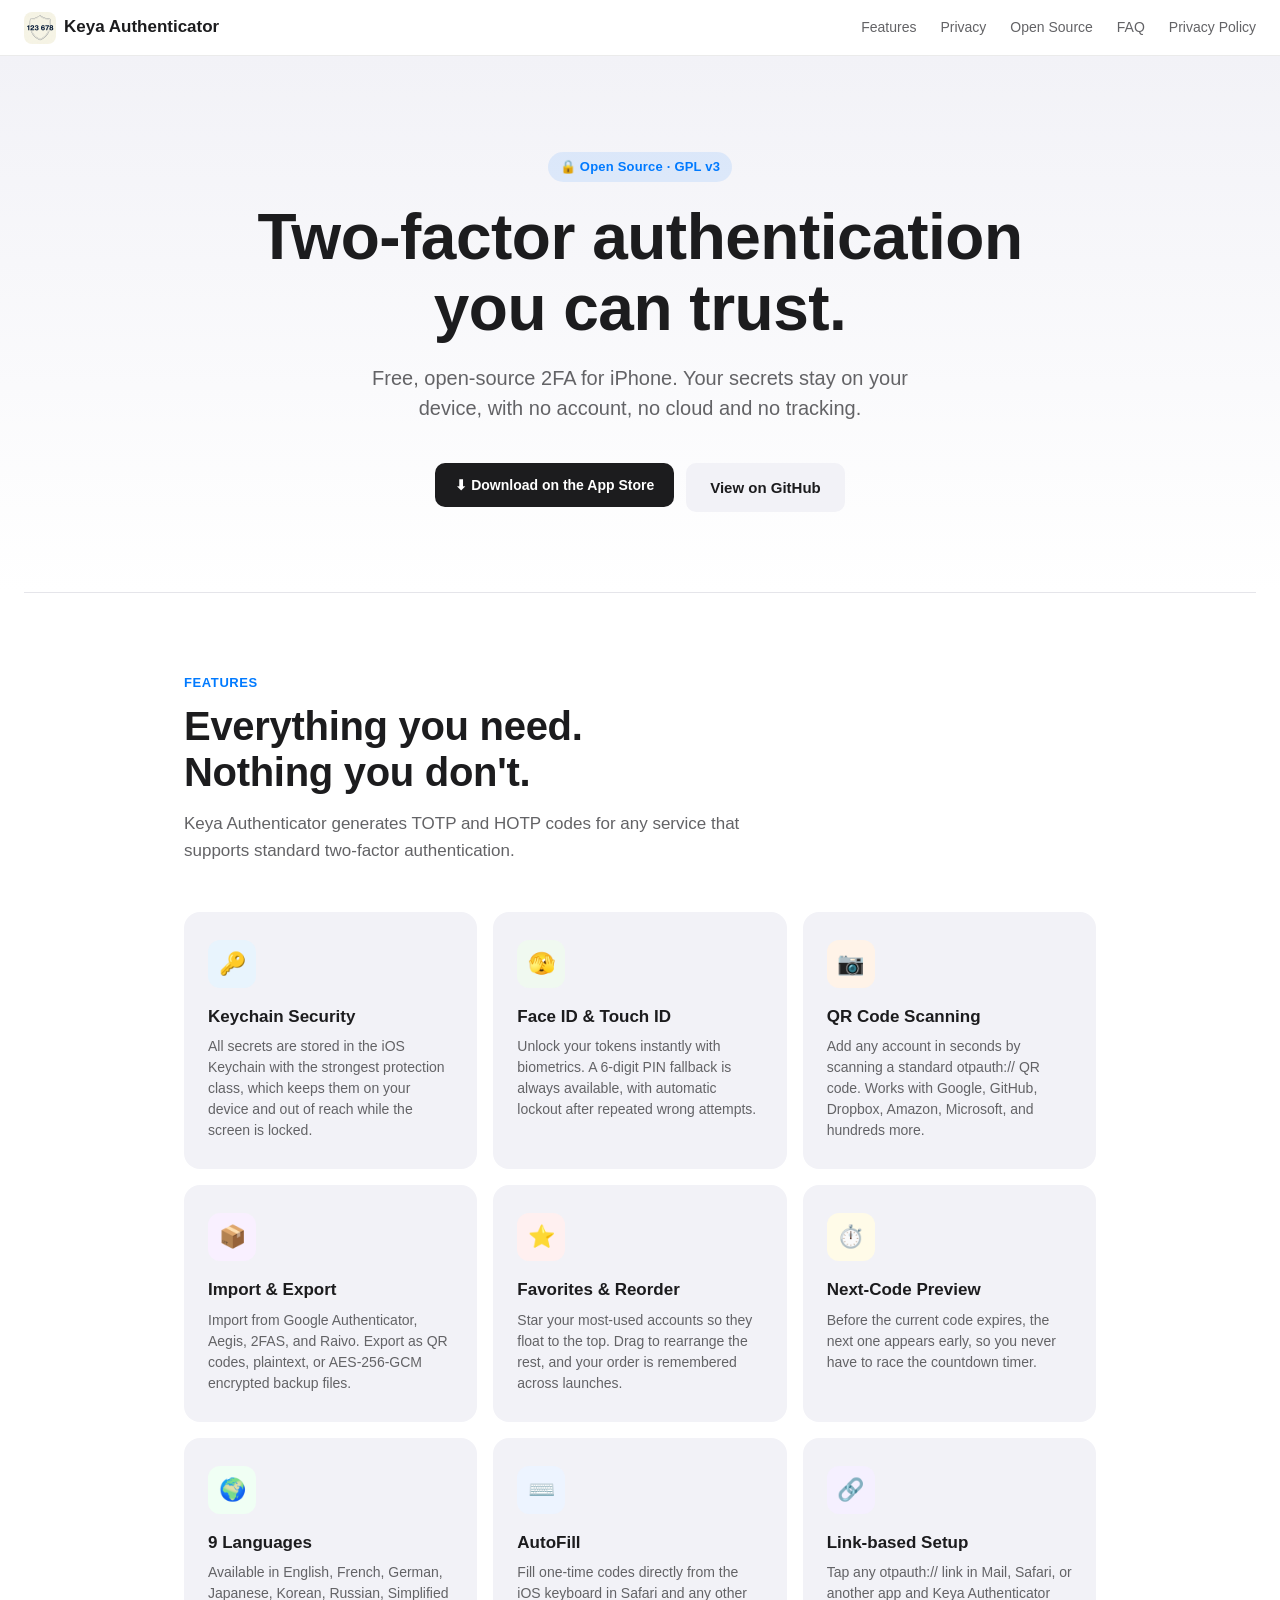
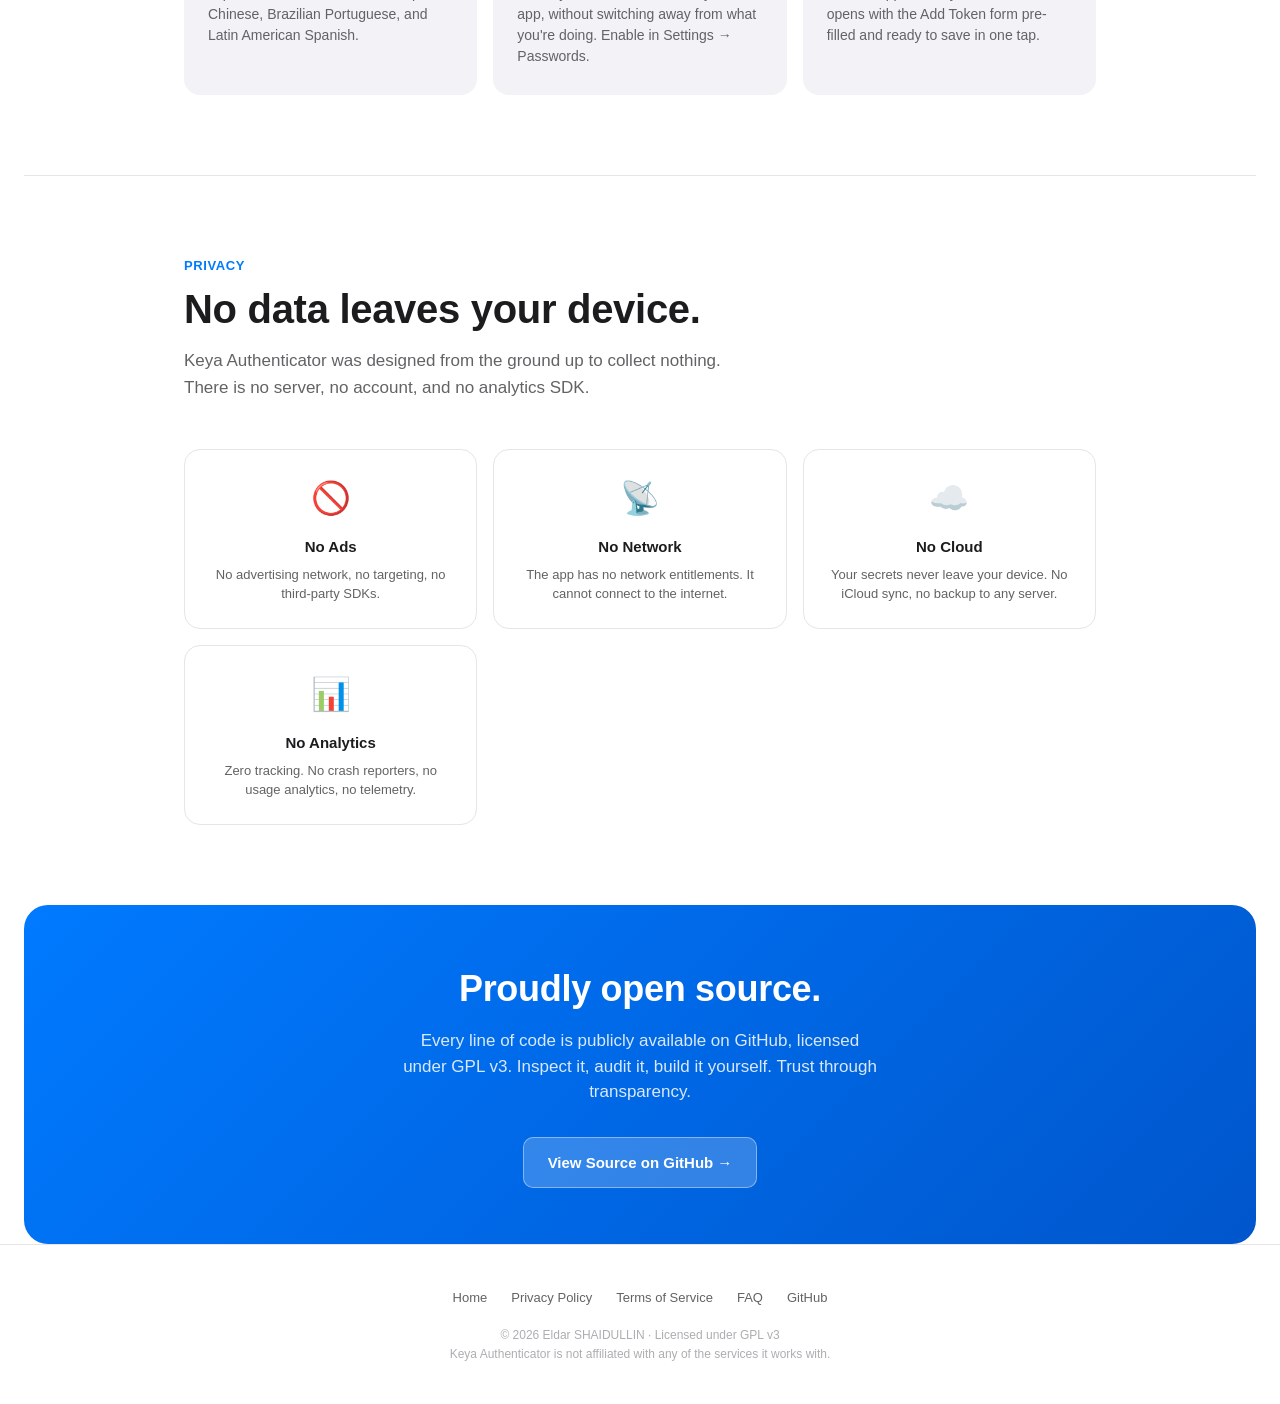
<file: docs/index.html>
<!DOCTYPE html>
<html lang="en">
<head>
  <meta charset="UTF-8" />
  <meta name="viewport" content="width=device-width, initial-scale=1.0" />
  <title>Keya Authenticator | Secure 2FA for iPhone</title>
  <meta name="description" content="Free, open-source two-factor authentication for iOS. No ads, no tracking, no cloud. Your secrets stay on your device." />
  <link rel="stylesheet" href="style.css" />
</head>
<body>

<!-- ── Nav ─────────────────────────────────────────────────────────── -->
<nav class="nav">
  <a class="nav-brand" href="index.html">
    <img class="app-icon" src="icon.png" alt="Keya Authenticator" />
    Keya Authenticator
  </a>
  <ul class="nav-links">
    <li><a href="#features">Features</a></li>
    <li><a href="#privacy">Privacy</a></li>
    <li><a href="#open-source">Open Source</a></li>
    <li><a href="faq.html">FAQ</a></li>
    <li><a href="privacy.html">Privacy Policy</a></li>
  </ul>
</nav>

<!-- ── Hero ────────────────────────────────────────────────────────── -->
<section class="hero">
  <div class="hero-badge">🔒 Open Source · GPL v3</div>
  <h1>Two-factor authentication<br>you can trust.</h1>
  <p class="hero-sub">
    Free, open-source 2FA for iPhone. Your secrets stay on your device,
    with no account, no cloud and no tracking.
  </p>
  <div class="btn-group">
    <a class="app-store-badge" href="#" aria-label="Download on the App Store">
      ⬇ Download on the App Store
    </a>
    <a class="btn btn-secondary" href="https://github.com/esxx/Keya-Authenticator">
      View on GitHub
    </a>
  </div>
</section>

<div class="divider"></div>

<!-- ── Features ────────────────────────────────────────────────────── -->
<div class="section" id="features">
  <div class="section-label">Features</div>
  <h2>Everything you need.<br>Nothing you don't.</h2>
  <p class="section-sub">
    Keya Authenticator generates TOTP and HOTP codes for any service that supports
    standard two-factor authentication.
  </p>

  <div class="feature-grid">

    <div class="feature-card">
      <div class="feature-icon" style="background:#E8F4FD;">🔑</div>
      <h3>Keychain Security</h3>
      <p>All secrets are stored in the iOS Keychain with the strongest protection class, which keeps them on your device and out of reach while the screen is locked.</p>
    </div>

    <div class="feature-card">
      <div class="feature-icon" style="background:#F0F9F0;">🫣</div>
      <h3>Face ID &amp; Touch ID</h3>
      <p>Unlock your tokens instantly with biometrics. A 6-digit PIN fallback is always available, with automatic lockout after repeated wrong attempts.</p>
    </div>

    <div class="feature-card">
      <div class="feature-icon" style="background:#FFF3E8;">📷</div>
      <h3>QR Code Scanning</h3>
      <p>Add any account in seconds by scanning a standard otpauth:// QR code. Works with Google, GitHub, Dropbox, Amazon, Microsoft, and hundreds more.</p>
    </div>

    <div class="feature-card">
      <div class="feature-icon" style="background:#F9F0FF;">📦</div>
      <h3>Import &amp; Export</h3>
      <p>Import from Google Authenticator, Aegis, 2FAS, and Raivo. Export as QR codes, plaintext, or AES-256-GCM encrypted backup files.</p>
    </div>

    <div class="feature-card">
      <div class="feature-icon" style="background:#FFF0F0;">⭐️</div>
      <h3>Favorites &amp; Reorder</h3>
      <p>Star your most-used accounts so they float to the top. Drag to rearrange the rest, and your order is remembered across launches.</p>
    </div>

    <div class="feature-card">
      <div class="feature-icon" style="background:#FFFBE8;">⏱️</div>
      <h3>Next-Code Preview</h3>
      <p>Before the current code expires, the next one appears early, so you never have to race the countdown timer.</p>
    </div>

    <div class="feature-card">
      <div class="feature-icon" style="background:#F0FFF4;">🌍</div>
      <h3>9 Languages</h3>
      <p>Available in English, French, German, Japanese, Korean, Russian, Simplified Chinese, Brazilian Portuguese, and Latin American Spanish.</p>
    </div>

    <div class="feature-card">
      <div class="feature-icon" style="background:#EDF4FF;">⌨️</div>
      <h3>AutoFill</h3>
      <p>Fill one-time codes directly from the iOS keyboard in Safari and any other app, without switching away from what you're doing. Enable in Settings → Passwords.</p>
    </div>

    <div class="feature-card">
      <div class="feature-icon" style="background:#F5F0FF;">🔗</div>
      <h3>Link-based Setup</h3>
      <p>Tap any otpauth:// link in Mail, Safari, or another app and Keya Authenticator opens with the Add Token form pre-filled and ready to save in one tap.</p>
    </div>

  </div>
</div>

<div class="divider"></div>

<!-- ── Privacy ──────────────────────────────────────────────────────── -->
<div class="section" id="privacy">
  <div class="section-label">Privacy</div>
  <h2>No data leaves your device.</h2>
  <p class="section-sub">
    Keya Authenticator was designed from the ground up to collect nothing.
    There is no server, no account, and no analytics SDK.
  </p>

  <div class="pillar-grid">
    <div class="pillar">
      <span class="icon">🚫</span>
      <h3>No Ads</h3>
      <p>No advertising network, no targeting, no third-party SDKs.</p>
    </div>
    <div class="pillar">
      <span class="icon">📡</span>
      <h3>No Network</h3>
      <p>The app has no network entitlements. It cannot connect to the internet.</p>
    </div>
    <div class="pillar">
      <span class="icon">☁️</span>
      <h3>No Cloud</h3>
      <p>Your secrets never leave your device. No iCloud sync, no backup to any server.</p>
    </div>
    <div class="pillar">
      <span class="icon">📊</span>
      <h3>No Analytics</h3>
      <p>Zero tracking. No crash reporters, no usage analytics, no telemetry.</p>
    </div>
  </div>
</div>

<!-- ── Banner ───────────────────────────────────────────────────────── -->
<div class="banner" id="open-source">
  <h2>Proudly open source.</h2>
  <p>
    Every line of code is publicly available on GitHub, licensed under GPL v3.
    Inspect it, audit it, build it yourself. Trust through transparency.
  </p>
  <a class="btn" style="background:rgba(255,255,255,.2);color:#fff;border:1.5px solid rgba(255,255,255,.4);"
     href="https://github.com/esxx/Keya-Authenticator">
    View Source on GitHub →
  </a>
</div>

<!-- ── Footer ───────────────────────────────────────────────────────── -->
<footer>
  <ul class="footer-links">
    <li><a href="index.html">Home</a></li>
    <li><a href="privacy.html">Privacy Policy</a></li>
    <li><a href="terms.html">Terms of Service</a></li>
    <li><a href="faq.html">FAQ</a></li>
    <li><a href="https://github.com/esxx/Keya-Authenticator">GitHub</a></li>
  </ul>
  <p>© 2026 Eldar SHAIDULLIN · Licensed under GPL v3<br>
  Keya Authenticator is not affiliated with any of the services it works with.</p>
</footer>

</body>
</html>
</file>
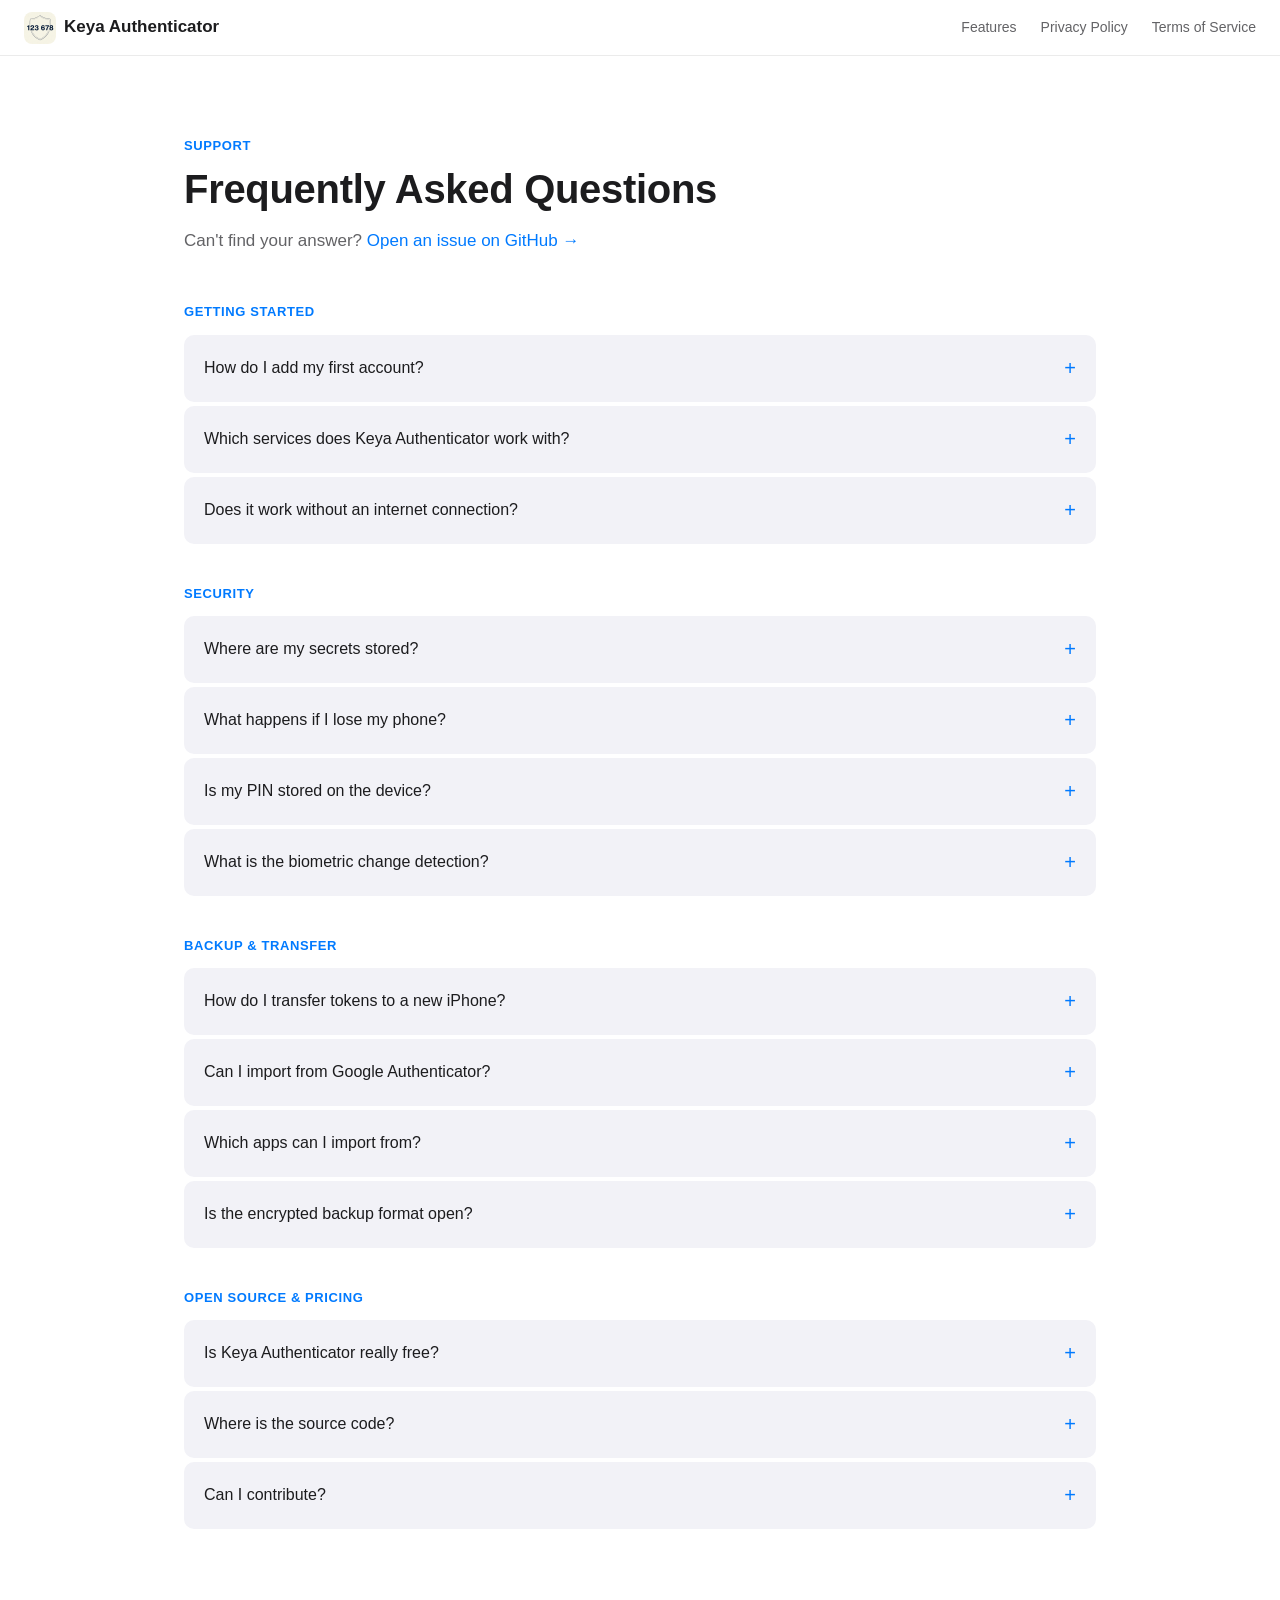
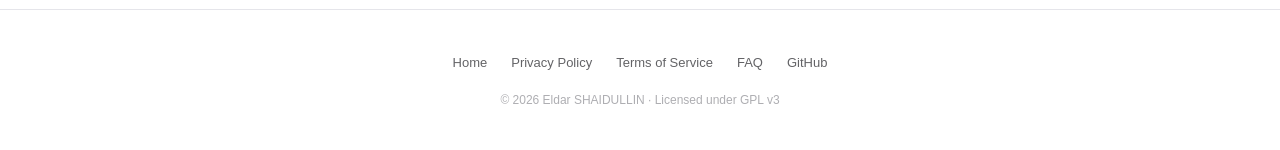
<file: docs/faq.html>
<!DOCTYPE html>
<html lang="en">
<head>
  <meta charset="UTF-8" />
  <meta name="viewport" content="width=device-width, initial-scale=1.0" />
  <title>FAQ | Keya Authenticator</title>
  <meta name="description" content="Frequently asked questions about Keya Authenticator." />
  <link rel="stylesheet" href="style.css" />
</head>
<body>

<nav class="nav">
  <a class="nav-brand" href="index.html">
    <img class="app-icon" src="icon.png" alt="Keya Authenticator" />
    Keya Authenticator
  </a>
  <ul class="nav-links">
    <li><a href="index.html#features">Features</a></li>
    <li><a href="privacy.html">Privacy Policy</a></li>
    <li><a href="terms.html">Terms of Service</a></li>
  </ul>
</nav>

<div class="section">
  <div class="section-label">Support</div>
  <h2>Frequently Asked Questions</h2>
  <p class="section-sub">Can't find your answer?
    <a href="https://github.com/esxx/Keya-Authenticator/issues" style="color:var(--blue);text-decoration:none;">Open an issue on GitHub →</a>
  </p>

  <!-- Getting Started -->
  <h3 style="font-size:13px;font-weight:600;letter-spacing:.6px;text-transform:uppercase;color:var(--blue);margin-bottom:12px;">Getting Started</h3>
  <div class="faq-list" style="margin-bottom:40px;">

    <details>
      <summary>How do I add my first account?</summary>
      <div class="faq-answer">
        Tap the <strong>+</strong> button in the top-right corner. You can scan a QR
        code from your computer screen, import a QR code saved as a photo, or enter
        the secret key manually. Most services show a QR code on their
        "Two-factor authentication setup" page.
      </div>
    </details>

    <details>
      <summary>Which services does Keya Authenticator work with?</summary>
      <div class="faq-answer">
        Any service that supports the TOTP standard (RFC 6238) or HOTP standard
        (RFC 4226). This includes Google, GitHub, Dropbox, Twitter/X, Amazon AWS,
        Microsoft, Facebook, Apple ID, and hundreds more.
      </div>
    </details>

    <details>
      <summary>Does it work without an internet connection?</summary>
      <div class="faq-answer">
        Yes, completely. TOTP codes are generated mathematically from your secret
        and the current time. No network connection is ever needed, and the app has
        no network entitlements at all.
      </div>
    </details>

  </div>

  <!-- Security -->
  <h3 style="font-size:13px;font-weight:600;letter-spacing:.6px;text-transform:uppercase;color:var(--blue);margin-bottom:12px;">Security</h3>
  <div class="faq-list" style="margin-bottom:40px;">

    <details>
      <summary>Where are my secrets stored?</summary>
      <div class="faq-answer">
        All 2FA secrets are stored in the iOS Keychain using
        <code>kSecAttrAccessibleWhenUnlockedThisDeviceOnly</code>. This means they
        are encrypted by the secure enclave, unavailable when the screen is locked,
        and cannot be transferred to another device via backup.
      </div>
    </details>

    <details>
      <summary>What happens if I lose my phone?</summary>
      <div class="faq-answer">
        <strong>Your codes are gone unless you have a backup.</strong> This is by
        design: the strict Keychain protection that keeps your secrets safe also
        means they cannot be silently copied. Use <strong>Settings → Export (Backup)</strong>
        regularly and store the backup file somewhere safe (encrypted external drive,
        password manager, etc.).
      </div>
    </details>

    <details>
      <summary>Is my PIN stored on the device?</summary>
      <div class="faq-answer">
        Never in plaintext. Your PIN is hashed using PBKDF2-HMAC-SHA256 with
        100,000 iterations and stored in the Keychain. The original PIN cannot be
        recovered from the stored hash.
      </div>
    </details>

    <details>
      <summary>What is the biometric change detection?</summary>
      <div class="faq-answer">
        Keya Authenticator records a fingerprint of the biometric database when you
        set your PIN. If new fingerprints or Face ID scans are added to your device,
        the app detects the change and disables biometric unlock as a security
        precaution. You can re-enable it in <strong>Settings → App Lock</strong>
        after confirming the change was made by you.
      </div>
    </details>

  </div>

  <!-- Backup & Transfer -->
  <h3 style="font-size:13px;font-weight:600;letter-spacing:.6px;text-transform:uppercase;color:var(--blue);margin-bottom:12px;">Backup &amp; Transfer</h3>
  <div class="faq-list" style="margin-bottom:40px;">

    <details>
      <summary>How do I transfer tokens to a new iPhone?</summary>
      <div class="faq-answer">
        Go to <strong>Settings → Export (Backup)</strong> and create an encrypted
        backup. Save the file to Files, AirDrop it to your new phone, then open Keya
        Authenticator on the new device and import the backup.
        Alternatively, export individual tokens as QR codes and scan them on the
        new device.
      </div>
    </details>

    <details>
      <summary>Can I import from Google Authenticator?</summary>
      <div class="faq-answer">
        Yes. In Google Authenticator, go to <strong>Transfer accounts → Export accounts</strong>
        and scan the QR code(s) with Keya Authenticator's import function. All tokens
        will be imported in one step.
      </div>
    </details>

    <details>
      <summary>Which apps can I import from?</summary>
      <div class="faq-answer">
        Keya Authenticator supports importing from:
        <ul style="margin-top:8px;">
          <li>Google Authenticator (migration QR codes)</li>
          <li>Aegis (JSON export)</li>
          <li>2FAS (JSON export)</li>
          <li>Raivo (the JSON file from its encrypted ZIP export; extract the archive on a computer first)</li>
          <li>LastPass Authenticator</li>
          <li>Keya Authenticator encrypted or plaintext JSON backups</li>
          <li>Any plain <code>otpauth://</code> URI or QR code</li>
        </ul>
      </div>
    </details>

    <details>
      <summary>Is the encrypted backup format open?</summary>
      <div class="faq-answer">
        Yes. Backups use AES-256-GCM encryption with a PBKDF2-HMAC-SHA256 derived
        key (600,000 iterations). The format is documented in the source code and
        can be decrypted with any standard cryptographic tool given the password.
      </div>
    </details>

  </div>

  <!-- Open Source -->
  <h3 style="font-size:13px;font-weight:600;letter-spacing:.6px;text-transform:uppercase;color:var(--blue);margin-bottom:12px;">Open Source &amp; Pricing</h3>
  <div class="faq-list">

    <details>
      <summary>Is Keya Authenticator really free?</summary>
      <div class="faq-answer">
        Yes, completely and permanently. All features are available with no purchase.
        The optional tip jar in Settings lets you support development if you find the
        app valuable, but it is entirely voluntary and unlocks nothing.
      </div>
    </details>

    <details>
      <summary>Where is the source code?</summary>
      <div class="faq-answer">
        On GitHub at
        <a href="https://github.com/esxx/Keya-Authenticator">github.com/esxx/keya-authenticator</a>,
        licensed under GPL v3. You can read it, audit it, compile it yourself, or
        contribute.
      </div>
    </details>

    <details>
      <summary>Can I contribute?</summary>
      <div class="faq-answer">
        Absolutely. Open an issue or a pull request on GitHub. Please note that by
        contributing you agree that your code will be licensed under GPL v3.
      </div>
    </details>

  </div>
</div>

<footer>
  <ul class="footer-links">
    <li><a href="index.html">Home</a></li>
    <li><a href="privacy.html">Privacy Policy</a></li>
    <li><a href="terms.html">Terms of Service</a></li>
    <li><a href="faq.html">FAQ</a></li>
    <li><a href="https://github.com/esxx/Keya-Authenticator">GitHub</a></li>
  </ul>
  <p>© 2026 Eldar SHAIDULLIN · Licensed under GPL v3</p>
</footer>

</body>
</html>
</file>
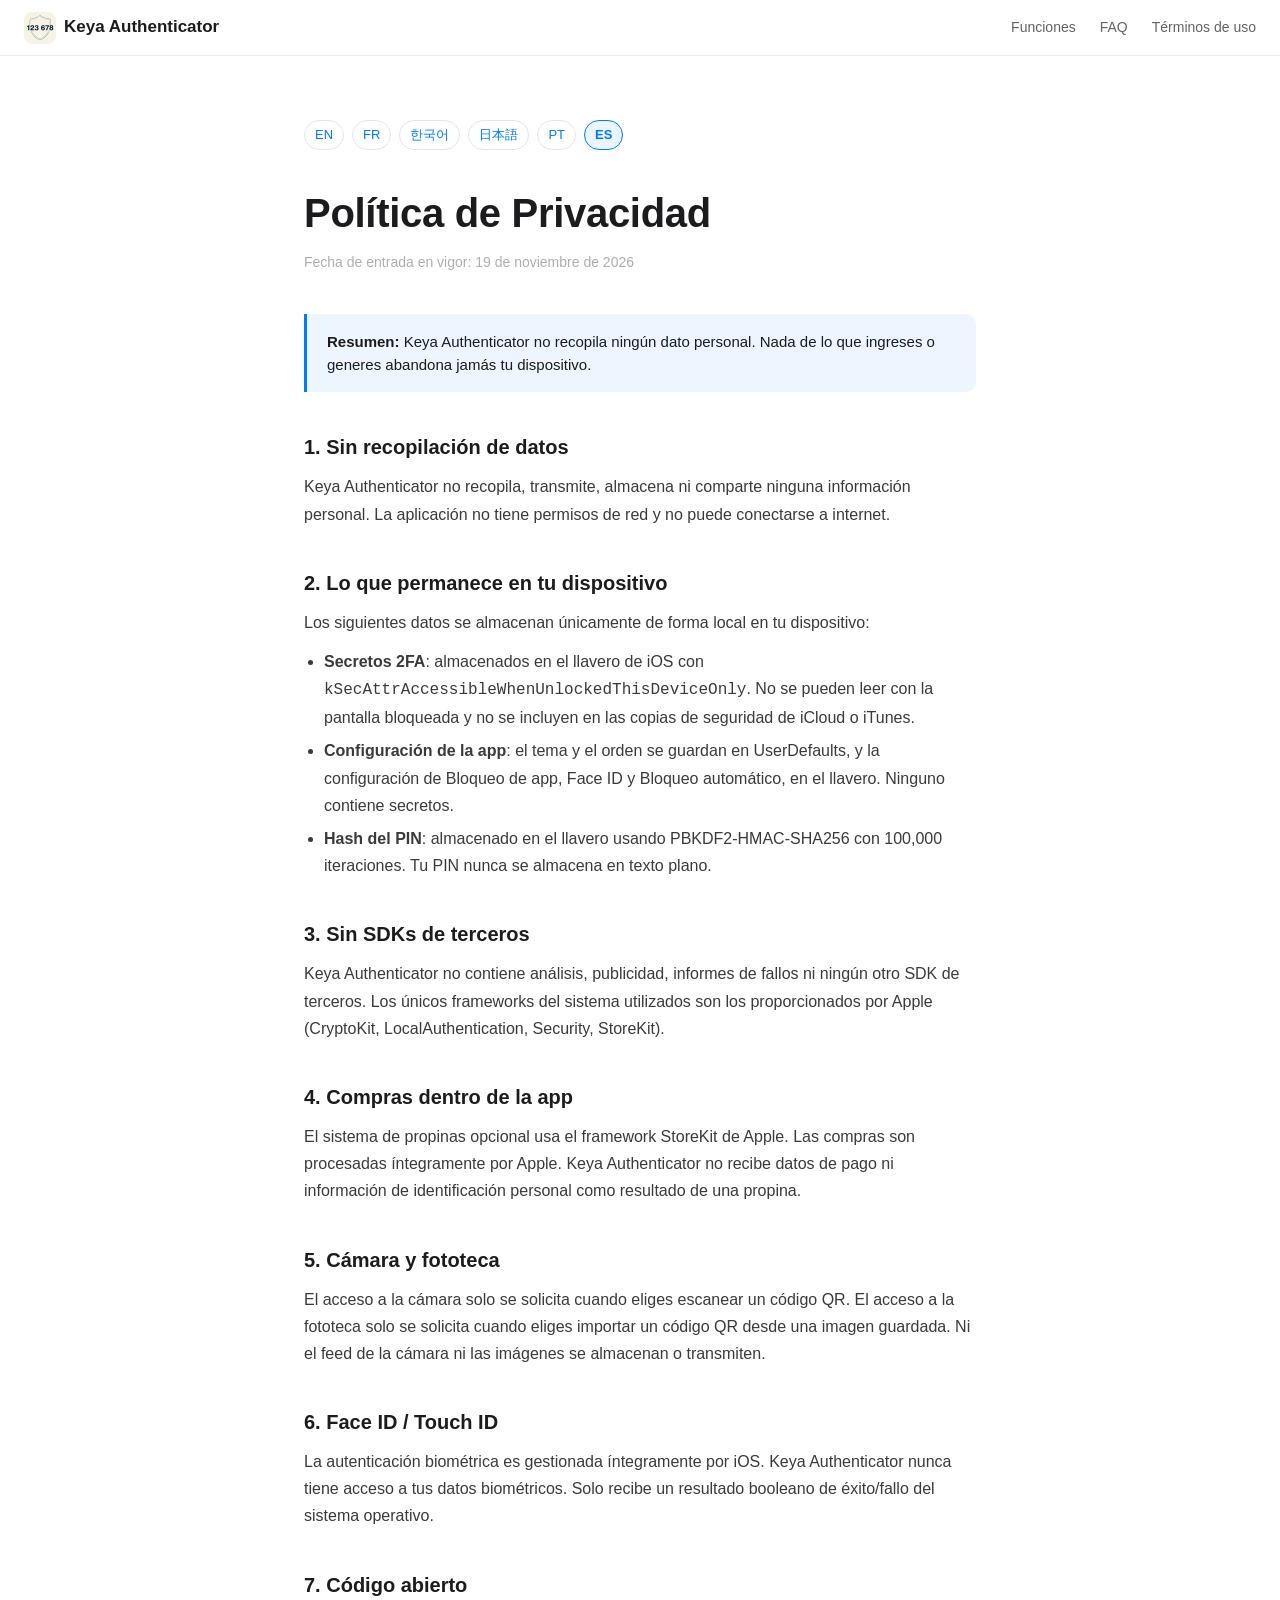
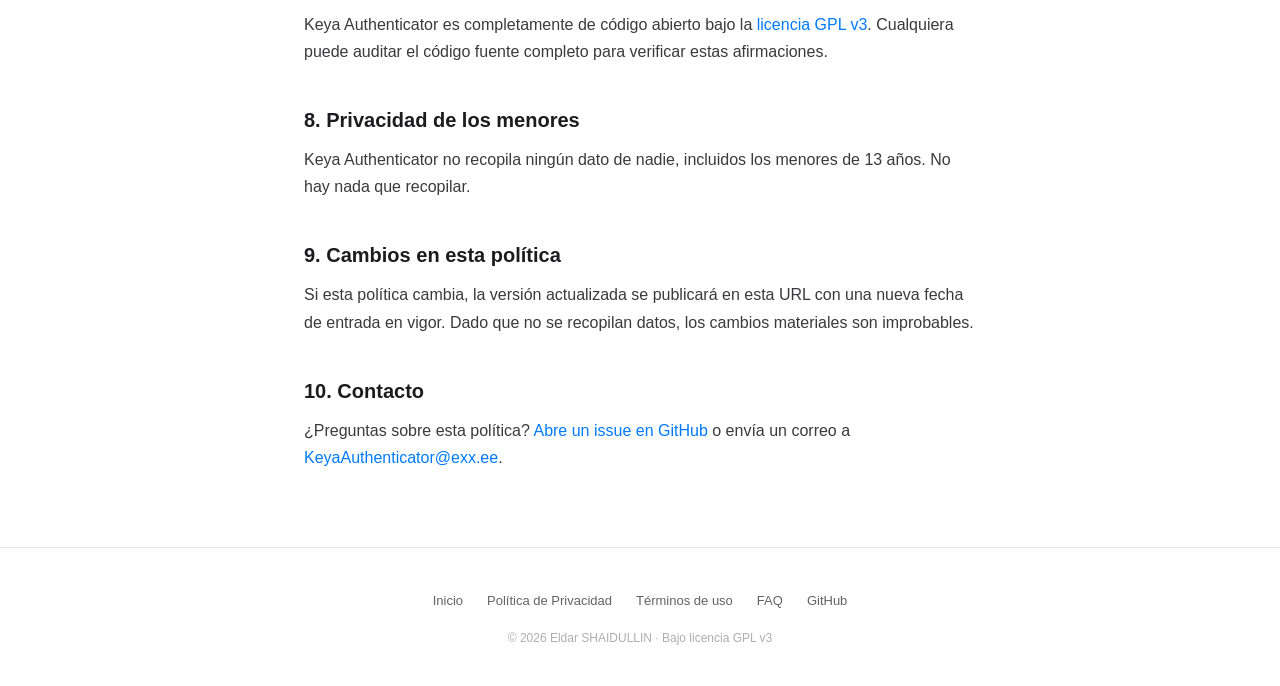
<file: docs/privacy-es.html>
<!DOCTYPE html>
<html lang="es">
<head>
  <meta charset="UTF-8" />
  <meta name="viewport" content="width=device-width, initial-scale=1.0" />
  <title>Política de Privacidad | Keya Authenticator</title>
  <meta name="description" content="Política de privacidad de Keya Authenticator. No recopilamos ningún dato personal." />
  <link rel="stylesheet" href="style.css" />
</head>
<body>

<nav class="nav">
  <a class="nav-brand" href="index.html">
    <img class="app-icon" src="icon.png" alt="Keya Authenticator" />
    Keya Authenticator
  </a>
  <ul class="nav-links">
    <li><a href="index.html#features">Funciones</a></li>
    <li><a href="faq.html">FAQ</a></li>
    <li><a href="terms.html">Términos de uso</a></li>
  </ul>
</nav>

<article class="prose">
  <div class="lang-switcher">
    <a href="privacy.html">EN</a>
    <a href="privacy-fr.html">FR</a>
    <a href="privacy-ko.html">한국어</a>
    <a href="privacy-ja.html">日本語</a>
    <a href="privacy-pt-BR.html">PT</a>
    <a href="privacy-es.html" class="active">ES</a>
  </div>
  <h1>Política de Privacidad</h1>
  <span class="meta">Fecha de entrada en vigor: 19 de noviembre de 2026</span>

  <div class="callout">
    <strong>Resumen:</strong> Keya Authenticator no recopila ningún dato personal.
    Nada de lo que ingreses o generes abandona jamás tu dispositivo.
  </div>

  <h2>1. Sin recopilación de datos</h2>
  <p>Keya Authenticator no recopila, transmite, almacena ni comparte ninguna información personal.
  La aplicación no tiene permisos de red y no puede conectarse a internet.</p>

  <h2>2. Lo que permanece en tu dispositivo</h2>
  <p>Los siguientes datos se almacenan únicamente de forma local en tu dispositivo:</p>
  <ul>
    <li><strong>Secretos 2FA</strong>: almacenados en el llavero de iOS con
    <code>kSecAttrAccessibleWhenUnlockedThisDeviceOnly</code>. No se pueden leer con la pantalla
    bloqueada y no se incluyen en las copias de seguridad de iCloud o iTunes.</li>
    <li><strong>Configuración de la app</strong>: el tema y el orden se guardan en UserDefaults,
    y la configuración de Bloqueo de app, Face ID y Bloqueo automático, en el llavero.
    Ninguno contiene secretos.</li>
    <li><strong>Hash del PIN</strong>: almacenado en el llavero usando PBKDF2-HMAC-SHA256 con
    100,000 iteraciones. Tu PIN nunca se almacena en texto plano.</li>
  </ul>

  <h2>3. Sin SDKs de terceros</h2>
  <p>Keya Authenticator no contiene análisis, publicidad, informes de fallos ni ningún otro SDK
  de terceros. Los únicos frameworks del sistema utilizados son los proporcionados por Apple
  (CryptoKit, LocalAuthentication, Security, StoreKit).</p>

  <h2>4. Compras dentro de la app</h2>
  <p>El sistema de propinas opcional usa el framework StoreKit de Apple. Las compras son
  procesadas íntegramente por Apple. Keya Authenticator no recibe datos de pago ni información
  de identificación personal como resultado de una propina.</p>

  <h2>5. Cámara y fototeca</h2>
  <p>El acceso a la cámara solo se solicita cuando eliges escanear un código QR. El acceso a la
  fototeca solo se solicita cuando eliges importar un código QR desde una imagen guardada.
  Ni el feed de la cámara ni las imágenes se almacenan o transmiten.</p>

  <h2>6. Face ID / Touch ID</h2>
  <p>La autenticación biométrica es gestionada íntegramente por iOS. Keya Authenticator nunca
  tiene acceso a tus datos biométricos. Solo recibe un resultado booleano de éxito/fallo
  del sistema operativo.</p>

  <h2>7. Código abierto</h2>
  <p>Keya Authenticator es completamente de código abierto bajo la
  <a href="https://github.com/esxx/Keya-Authenticator/blob/main/LICENSE">licencia GPL v3</a>.
  Cualquiera puede auditar el código fuente completo para verificar estas afirmaciones.</p>

  <h2>8. Privacidad de los menores</h2>
  <p>Keya Authenticator no recopila ningún dato de nadie, incluidos los menores de 13 años.
  No hay nada que recopilar.</p>

  <h2>9. Cambios en esta política</h2>
  <p>Si esta política cambia, la versión actualizada se publicará en esta URL con una nueva fecha
  de entrada en vigor. Dado que no se recopilan datos, los cambios materiales son improbables.</p>

  <h2>10. Contacto</h2>
  <p>¿Preguntas sobre esta política?
  <a href="https://github.com/esxx/Keya-Authenticator/issues">Abre un issue en GitHub</a>
  o envía un correo a <a href="mailto:KeyaAuthenticator@exx.ee">KeyaAuthenticator@exx.ee</a>.</p>
</article>

<footer>
  <ul class="footer-links">
    <li><a href="index.html">Inicio</a></li>
    <li><a href="privacy-es.html">Política de Privacidad</a></li>
    <li><a href="terms.html">Términos de uso</a></li>
    <li><a href="faq.html">FAQ</a></li>
    <li><a href="https://github.com/esxx/Keya-Authenticator">GitHub</a></li>
  </ul>
  <p>© 2026 Eldar SHAIDULLIN · Bajo licencia GPL v3</p>
</footer>

</body>
</html>
</file>
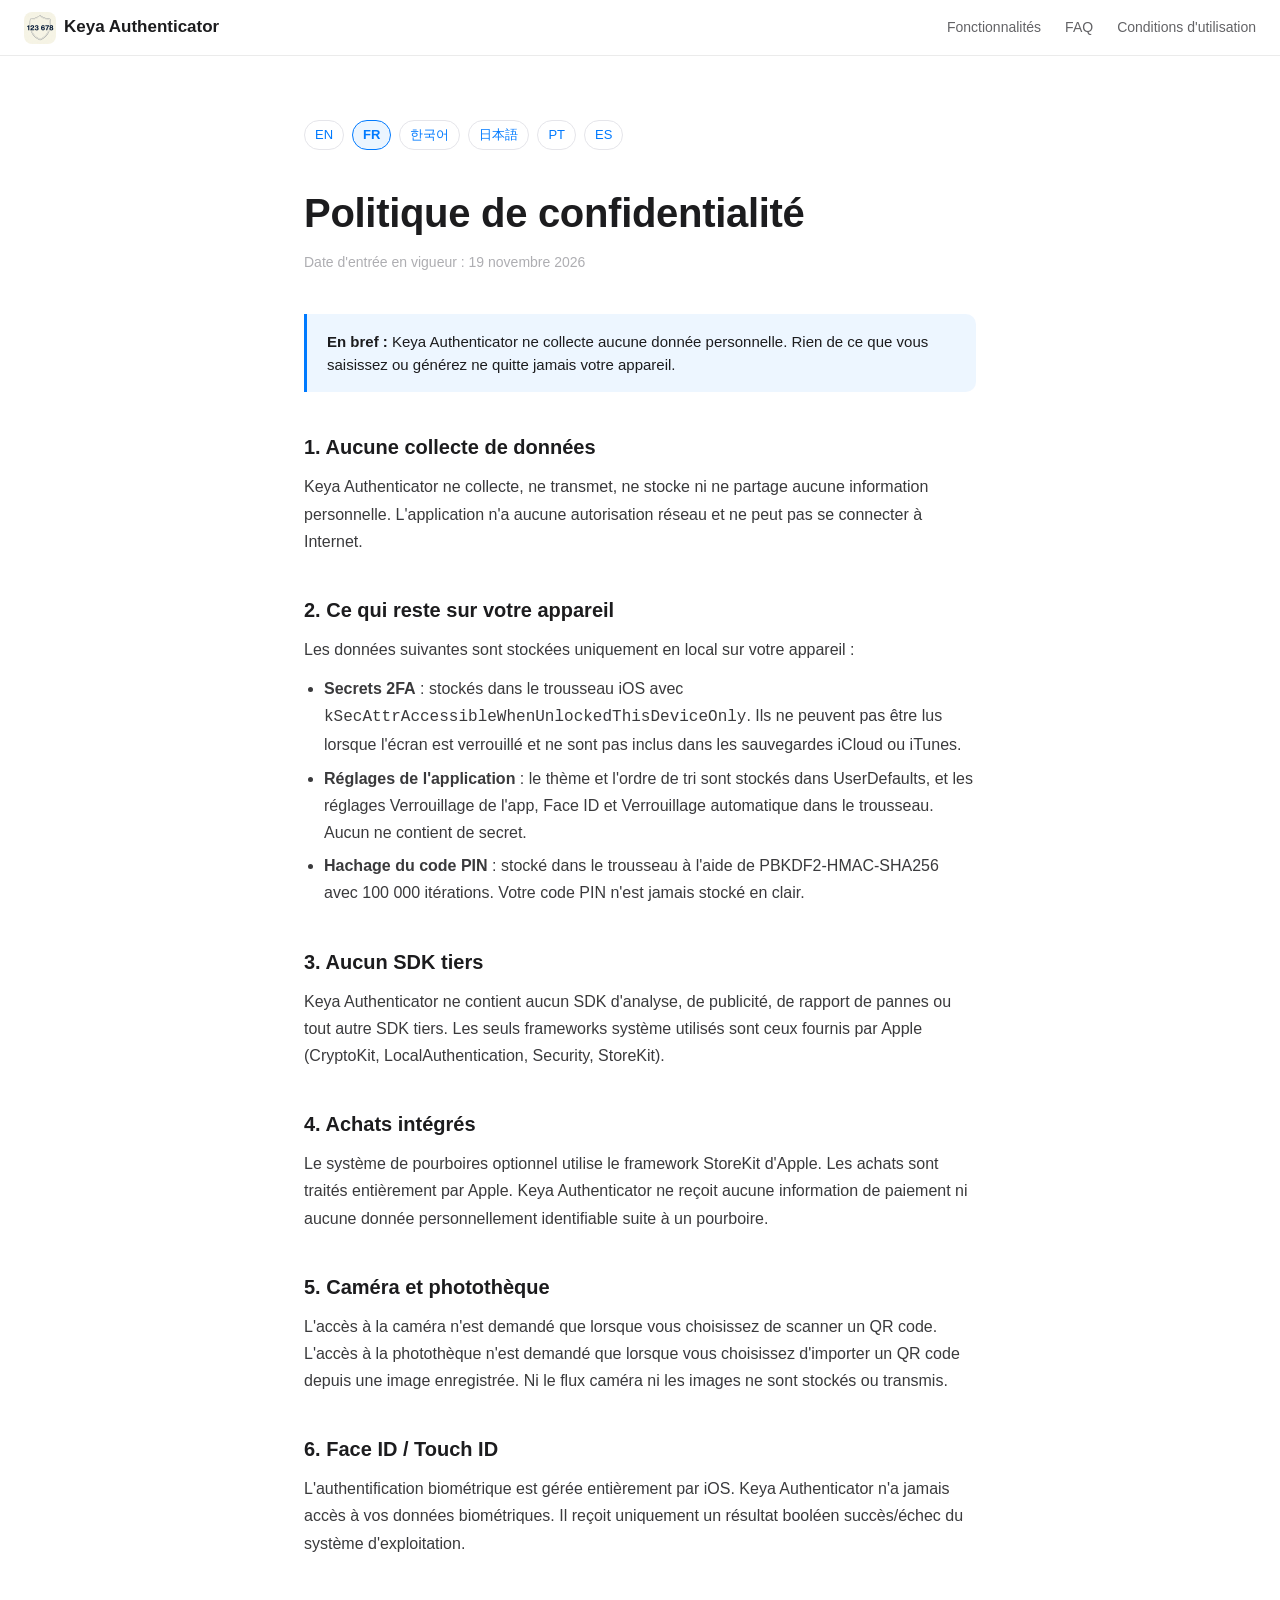
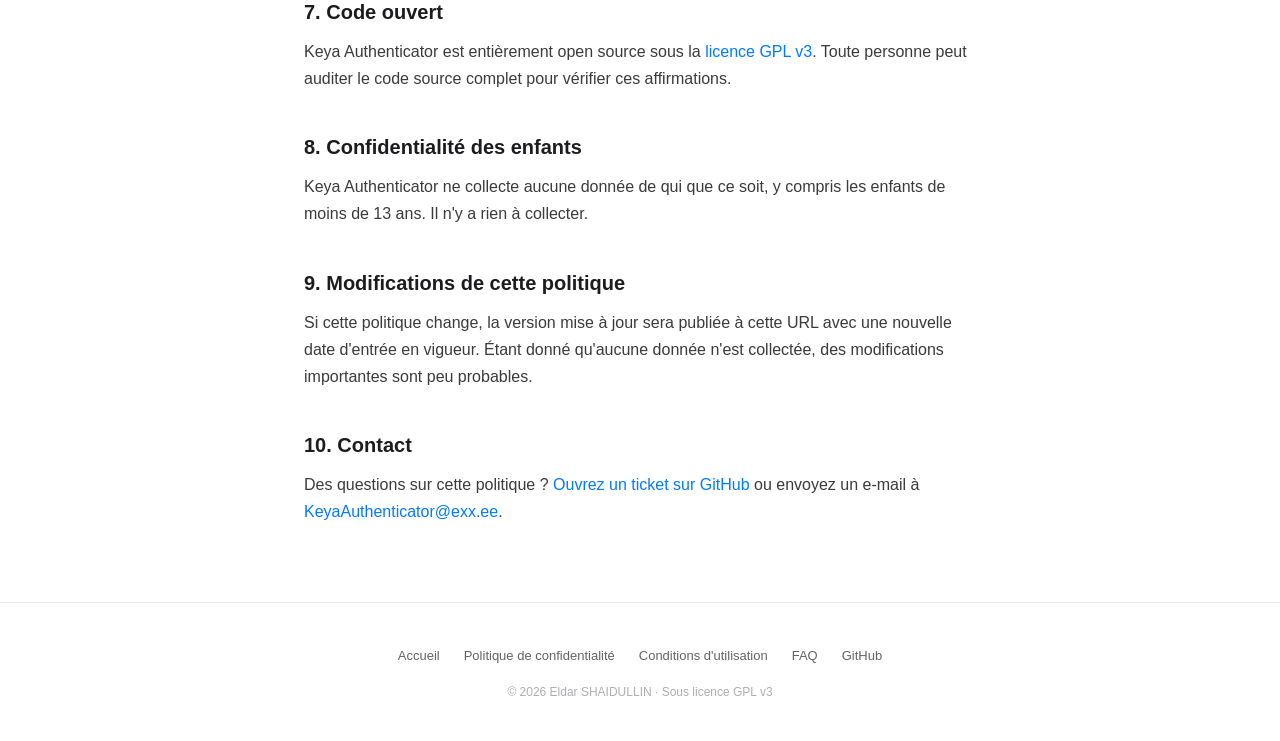
<file: docs/privacy-fr.html>
<!DOCTYPE html>
<html lang="fr">
<head>
  <meta charset="UTF-8" />
  <meta name="viewport" content="width=device-width, initial-scale=1.0" />
  <title>Politique de confidentialité | Keya Authenticator</title>
  <meta name="description" content="Politique de confidentialité de Keya Authenticator. Nous ne collectons aucune donnée personnelle." />
  <link rel="stylesheet" href="style.css" />
</head>
<body>

<nav class="nav">
  <a class="nav-brand" href="index.html">
    <img class="app-icon" src="icon.png" alt="Keya Authenticator" />
    Keya Authenticator
  </a>
  <ul class="nav-links">
    <li><a href="index.html#features">Fonctionnalités</a></li>
    <li><a href="faq.html">FAQ</a></li>
    <li><a href="terms.html">Conditions d'utilisation</a></li>
  </ul>
</nav>

<article class="prose">
  <div class="lang-switcher">
    <a href="privacy.html">EN</a>
    <a href="privacy-fr.html" class="active">FR</a>
    <a href="privacy-ko.html">한국어</a>
    <a href="privacy-ja.html">日本語</a>
    <a href="privacy-pt-BR.html">PT</a>
    <a href="privacy-es.html">ES</a>
  </div>
  <h1>Politique de confidentialité</h1>
  <span class="meta">Date d'entrée en vigueur : 19 novembre 2026</span>

  <div class="callout">
    <strong>En bref :</strong> Keya Authenticator ne collecte aucune donnée personnelle.
    Rien de ce que vous saisissez ou générez ne quitte jamais votre appareil.
  </div>

  <h2>1. Aucune collecte de données</h2>
  <p>Keya Authenticator ne collecte, ne transmet, ne stocke ni ne partage aucune information
  personnelle. L'application n'a aucune autorisation réseau et ne peut pas se connecter à Internet.</p>

  <h2>2. Ce qui reste sur votre appareil</h2>
  <p>Les données suivantes sont stockées uniquement en local sur votre appareil :</p>
  <ul>
    <li><strong>Secrets 2FA</strong> : stockés dans le trousseau iOS avec
    <code>kSecAttrAccessibleWhenUnlockedThisDeviceOnly</code>. Ils ne peuvent pas être lus
    lorsque l'écran est verrouillé et ne sont pas inclus dans les sauvegardes iCloud ou iTunes.</li>
    <li><strong>Réglages de l'application</strong> : le thème et l'ordre de tri sont stockés dans
    UserDefaults, et les réglages Verrouillage de l'app, Face ID et Verrouillage automatique dans le
    trousseau. Aucun ne contient de secret.</li>
    <li><strong>Hachage du code PIN</strong> : stocké dans le trousseau à l'aide de PBKDF2-HMAC-SHA256
    avec 100 000 itérations. Votre code PIN n'est jamais stocké en clair.</li>
  </ul>

  <h2>3. Aucun SDK tiers</h2>
  <p>Keya Authenticator ne contient aucun SDK d'analyse, de publicité, de rapport de pannes ou
  tout autre SDK tiers. Les seuls frameworks système utilisés sont ceux fournis par Apple
  (CryptoKit, LocalAuthentication, Security, StoreKit).</p>

  <h2>4. Achats intégrés</h2>
  <p>Le système de pourboires optionnel utilise le framework StoreKit d'Apple. Les achats sont
  traités entièrement par Apple. Keya Authenticator ne reçoit aucune information de paiement
  ni aucune donnée personnellement identifiable suite à un pourboire.</p>

  <h2>5. Caméra et photothèque</h2>
  <p>L'accès à la caméra n'est demandé que lorsque vous choisissez de scanner un QR code.
  L'accès à la photothèque n'est demandé que lorsque vous choisissez d'importer un QR code
  depuis une image enregistrée. Ni le flux caméra ni les images ne sont stockés ou transmis.</p>

  <h2>6. Face ID / Touch ID</h2>
  <p>L'authentification biométrique est gérée entièrement par iOS. Keya Authenticator n'a jamais
  accès à vos données biométriques. Il reçoit uniquement un résultat booléen succès/échec
  du système d'exploitation.</p>

  <h2>7. Code ouvert</h2>
  <p>Keya Authenticator est entièrement open source sous la
  <a href="https://github.com/esxx/Keya-Authenticator/blob/main/LICENSE">licence GPL v3</a>.
  Toute personne peut auditer le code source complet pour vérifier ces affirmations.</p>

  <h2>8. Confidentialité des enfants</h2>
  <p>Keya Authenticator ne collecte aucune donnée de qui que ce soit, y compris les enfants
  de moins de 13 ans. Il n'y a rien à collecter.</p>

  <h2>9. Modifications de cette politique</h2>
  <p>Si cette politique change, la version mise à jour sera publiée à cette URL avec une nouvelle
  date d'entrée en vigueur. Étant donné qu'aucune donnée n'est collectée, des modifications
  importantes sont peu probables.</p>

  <h2>10. Contact</h2>
  <p>Des questions sur cette politique ?
  <a href="https://github.com/esxx/Keya-Authenticator/issues">Ouvrez un ticket sur GitHub</a>
  ou envoyez un e-mail à <a href="mailto:KeyaAuthenticator@exx.ee">KeyaAuthenticator@exx.ee</a>.</p>
</article>

<footer>
  <ul class="footer-links">
    <li><a href="index.html">Accueil</a></li>
    <li><a href="privacy-fr.html">Politique de confidentialité</a></li>
    <li><a href="terms.html">Conditions d'utilisation</a></li>
    <li><a href="faq.html">FAQ</a></li>
    <li><a href="https://github.com/esxx/Keya-Authenticator">GitHub</a></li>
  </ul>
  <p>© 2026 Eldar SHAIDULLIN · Sous licence GPL v3</p>
</footer>

</body>
</html>
</file>
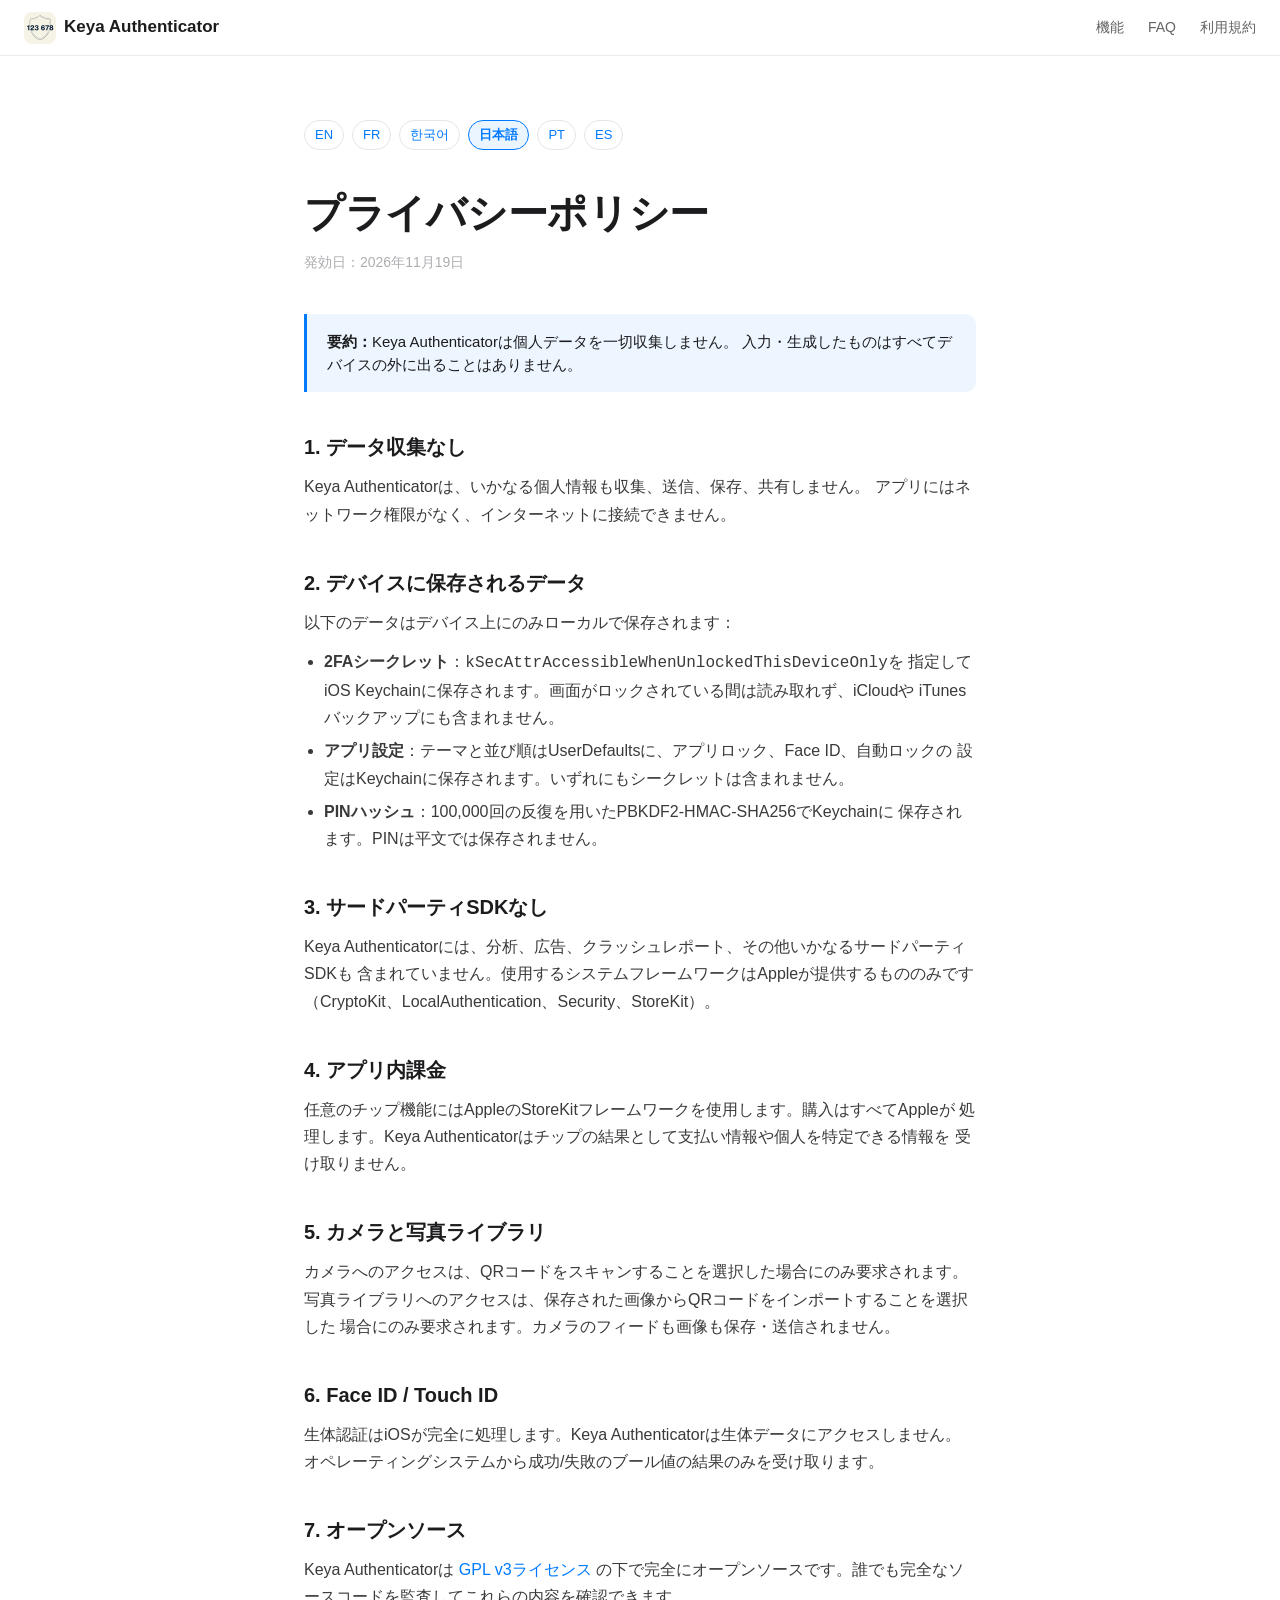
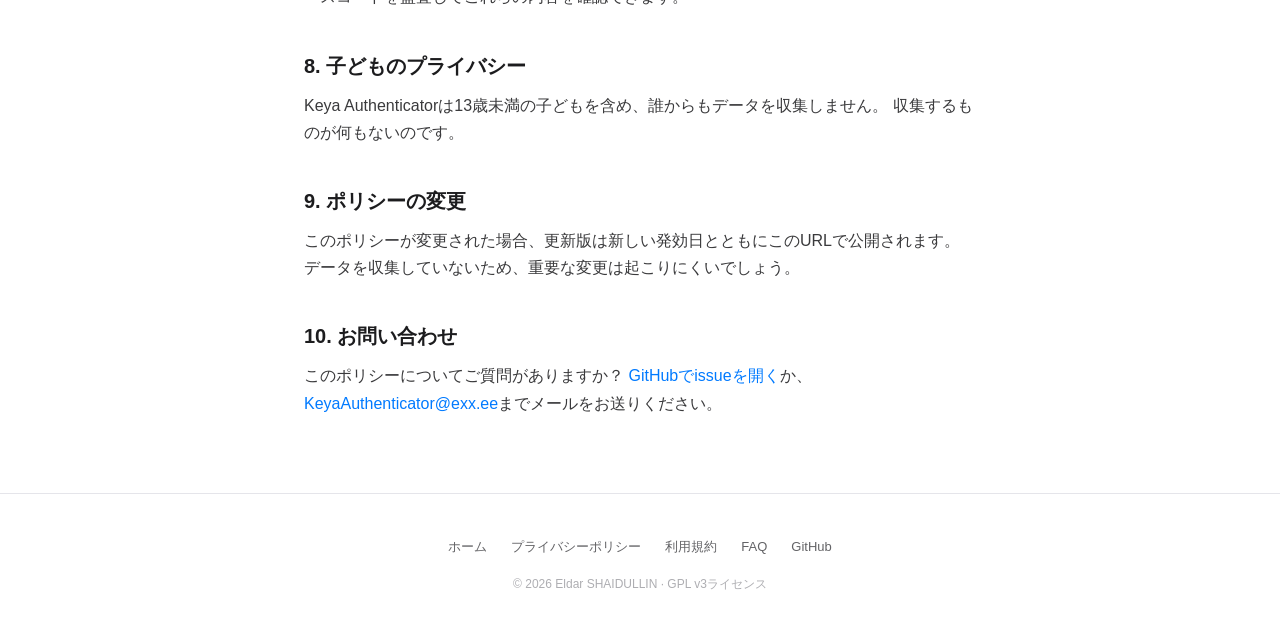
<file: docs/privacy-ja.html>
<!DOCTYPE html>
<html lang="ja">
<head>
  <meta charset="UTF-8" />
  <meta name="viewport" content="width=device-width, initial-scale=1.0" />
  <title>プライバシーポリシー | Keya Authenticator</title>
  <meta name="description" content="Keya Authenticatorのプライバシーポリシー。個人データは一切収集しません。" />
  <link rel="stylesheet" href="style.css" />
</head>
<body>

<nav class="nav">
  <a class="nav-brand" href="index.html">
    <img class="app-icon" src="icon.png" alt="Keya Authenticator" />
    Keya Authenticator
  </a>
  <ul class="nav-links">
    <li><a href="index.html#features">機能</a></li>
    <li><a href="faq.html">FAQ</a></li>
    <li><a href="terms.html">利用規約</a></li>
  </ul>
</nav>

<article class="prose">
  <div class="lang-switcher">
    <a href="privacy.html">EN</a>
    <a href="privacy-fr.html">FR</a>
    <a href="privacy-ko.html">한국어</a>
    <a href="privacy-ja.html" class="active">日本語</a>
    <a href="privacy-pt-BR.html">PT</a>
    <a href="privacy-es.html">ES</a>
  </div>
  <h1>プライバシーポリシー</h1>
  <span class="meta">発効日：2026年11月19日</span>

  <div class="callout">
    <strong>要約：</strong>Keya Authenticatorは個人データを一切収集しません。
    入力・生成したものはすべてデバイスの外に出ることはありません。
  </div>

  <h2>1. データ収集なし</h2>
  <p>Keya Authenticatorは、いかなる個人情報も収集、送信、保存、共有しません。
  アプリにはネットワーク権限がなく、インターネットに接続できません。</p>

  <h2>2. デバイスに保存されるデータ</h2>
  <p>以下のデータはデバイス上にのみローカルで保存されます：</p>
  <ul>
    <li><strong>2FAシークレット</strong>：<code>kSecAttrAccessibleWhenUnlockedThisDeviceOnly</code>を
    指定してiOS Keychainに保存されます。画面がロックされている間は読み取れず、iCloudや
    iTunesバックアップにも含まれません。</li>
    <li><strong>アプリ設定</strong>：テーマと並び順はUserDefaultsに、アプリロック、Face ID、自動ロックの
    設定はKeychainに保存されます。いずれにもシークレットは含まれません。</li>
    <li><strong>PINハッシュ</strong>：100,000回の反復を用いたPBKDF2-HMAC-SHA256でKeychainに
    保存されます。PINは平文では保存されません。</li>
  </ul>

  <h2>3. サードパーティSDKなし</h2>
  <p>Keya Authenticatorには、分析、広告、クラッシュレポート、その他いかなるサードパーティSDKも
  含まれていません。使用するシステムフレームワークはAppleが提供するもののみです
  （CryptoKit、LocalAuthentication、Security、StoreKit）。</p>

  <h2>4. アプリ内課金</h2>
  <p>任意のチップ機能にはAppleのStoreKitフレームワークを使用します。購入はすべてAppleが
  処理します。Keya Authenticatorはチップの結果として支払い情報や個人を特定できる情報を
  受け取りません。</p>

  <h2>5. カメラと写真ライブラリ</h2>
  <p>カメラへのアクセスは、QRコードをスキャンすることを選択した場合にのみ要求されます。
  写真ライブラリへのアクセスは、保存された画像からQRコードをインポートすることを選択した
  場合にのみ要求されます。カメラのフィードも画像も保存・送信されません。</p>

  <h2>6. Face ID / Touch ID</h2>
  <p>生体認証はiOSが完全に処理します。Keya Authenticatorは生体データにアクセスしません。
  オペレーティングシステムから成功/失敗のブール値の結果のみを受け取ります。</p>

  <h2>7. オープンソース</h2>
  <p>Keya Authenticatorは
  <a href="https://github.com/esxx/Keya-Authenticator/blob/main/LICENSE">GPL v3ライセンス</a>
  の下で完全にオープンソースです。誰でも完全なソースコードを監査してこれらの内容を確認できます。</p>

  <h2>8. 子どものプライバシー</h2>
  <p>Keya Authenticatorは13歳未満の子どもを含め、誰からもデータを収集しません。
  収集するものが何もないのです。</p>

  <h2>9. ポリシーの変更</h2>
  <p>このポリシーが変更された場合、更新版は新しい発効日とともにこのURLで公開されます。
  データを収集していないため、重要な変更は起こりにくいでしょう。</p>

  <h2>10. お問い合わせ</h2>
  <p>このポリシーについてご質問がありますか？
  <a href="https://github.com/esxx/Keya-Authenticator/issues">GitHubでissueを開く</a>か、
  <a href="mailto:KeyaAuthenticator@exx.ee">KeyaAuthenticator@exx.ee</a>までメールをお送りください。</p>
</article>

<footer>
  <ul class="footer-links">
    <li><a href="index.html">ホーム</a></li>
    <li><a href="privacy-ja.html">プライバシーポリシー</a></li>
    <li><a href="terms.html">利用規約</a></li>
    <li><a href="faq.html">FAQ</a></li>
    <li><a href="https://github.com/esxx/Keya-Authenticator">GitHub</a></li>
  </ul>
  <p>© 2026 Eldar SHAIDULLIN · GPL v3ライセンス</p>
</footer>

</body>
</html>
</file>
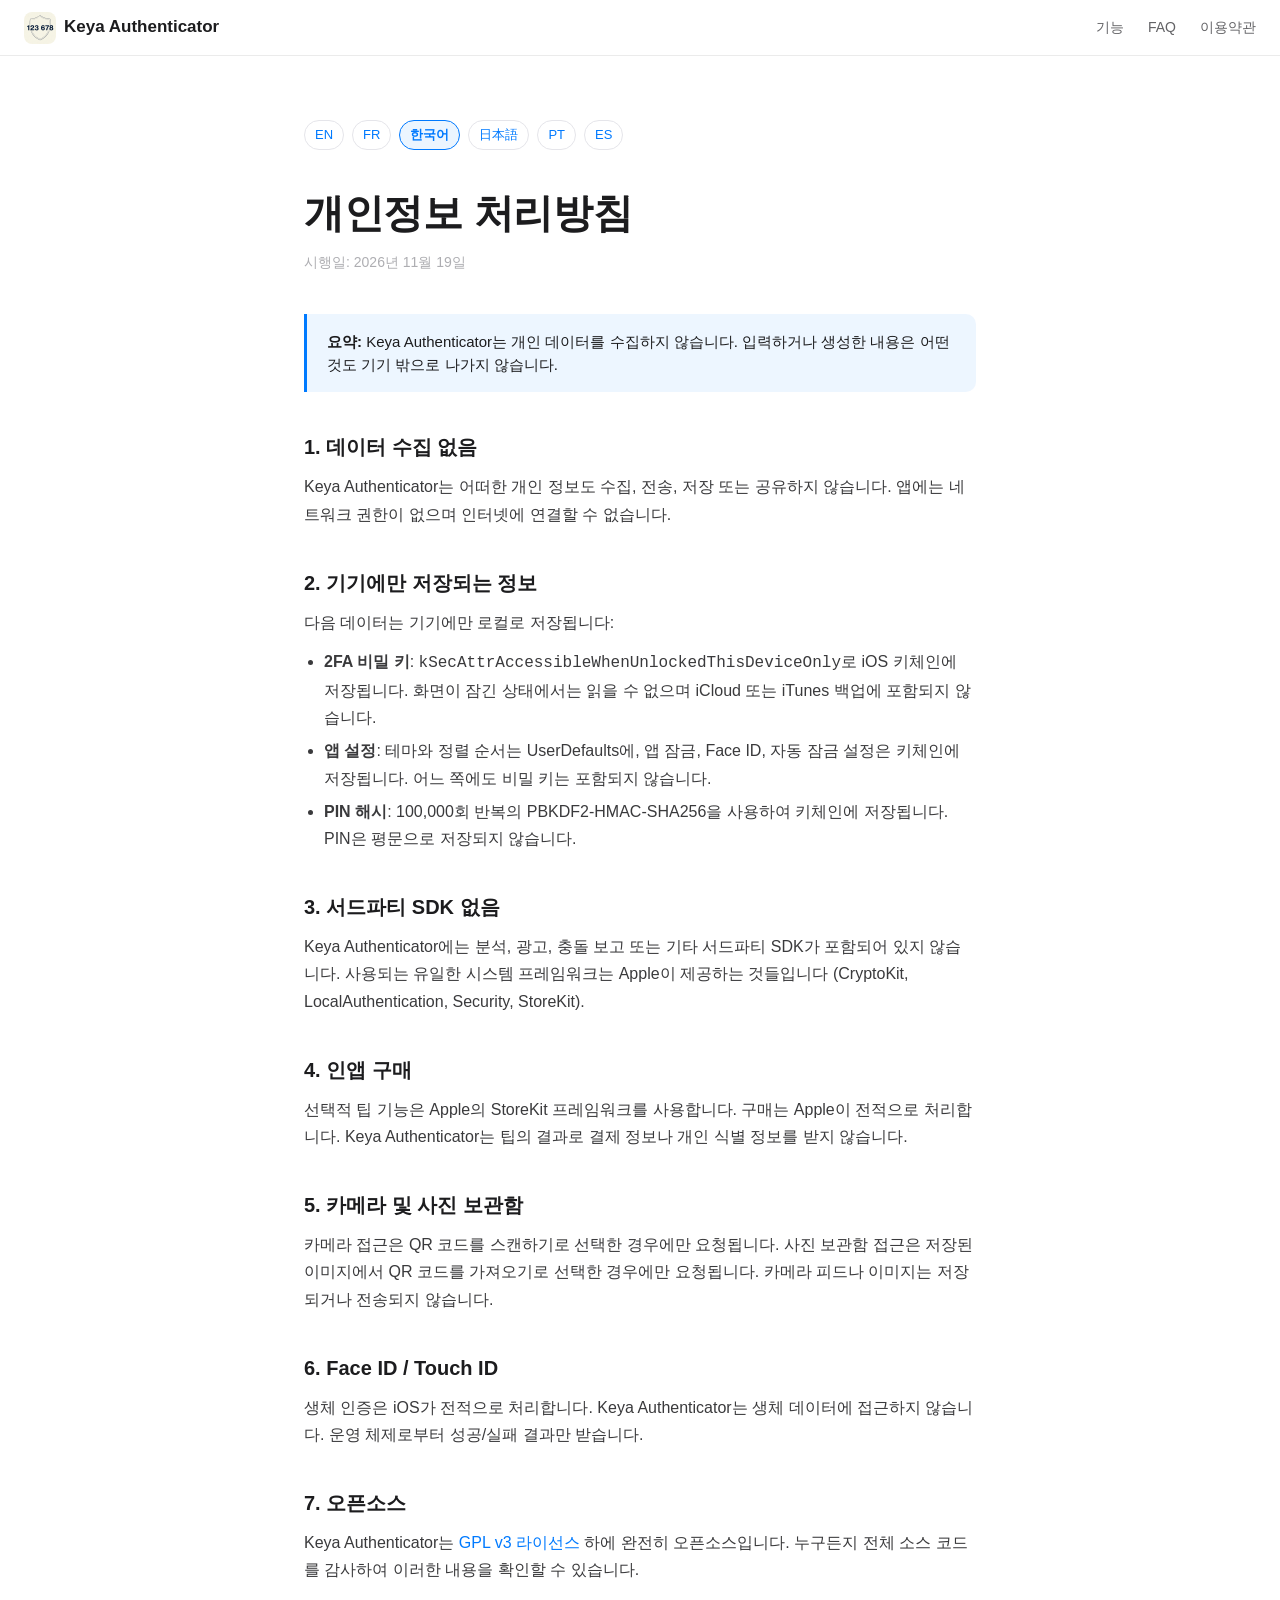
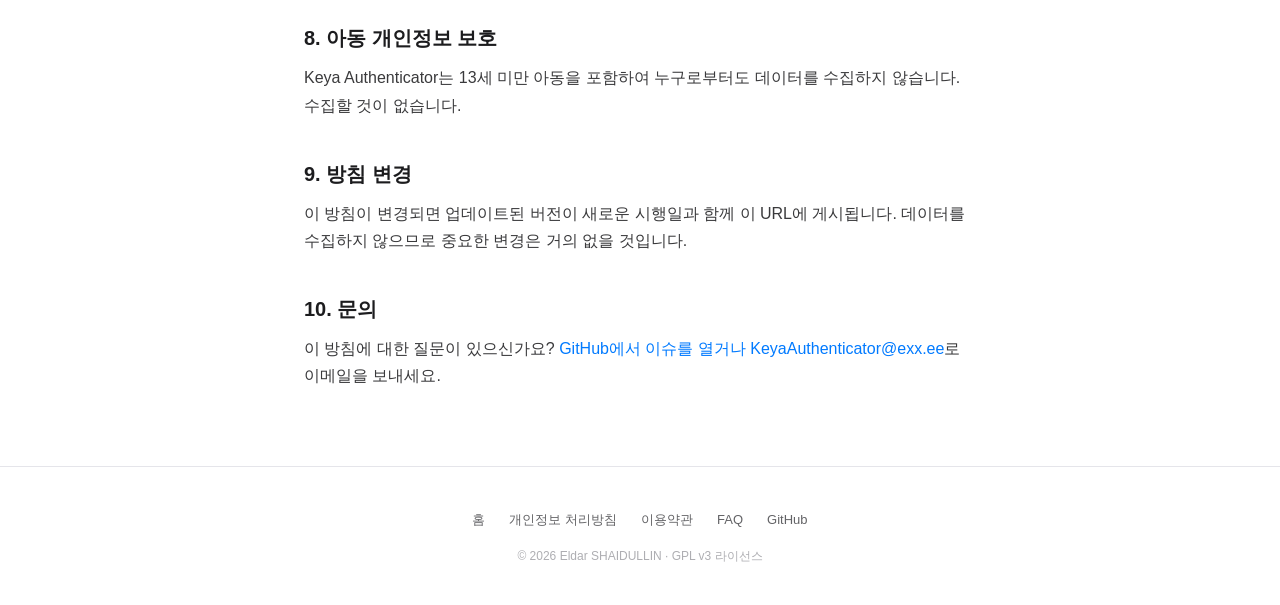
<file: docs/privacy-ko.html>
<!DOCTYPE html>
<html lang="ko">
<head>
  <meta charset="UTF-8" />
  <meta name="viewport" content="width=device-width, initial-scale=1.0" />
  <title>개인정보 처리방침 | Keya Authenticator</title>
  <meta name="description" content="Keya Authenticator 개인정보 처리방침. 개인 데이터를 수집하지 않습니다." />
  <link rel="stylesheet" href="style.css" />
</head>
<body>

<nav class="nav">
  <a class="nav-brand" href="index.html">
    <img class="app-icon" src="icon.png" alt="Keya Authenticator" />
    Keya Authenticator
  </a>
  <ul class="nav-links">
    <li><a href="index.html#features">기능</a></li>
    <li><a href="faq.html">FAQ</a></li>
    <li><a href="terms.html">이용약관</a></li>
  </ul>
</nav>

<article class="prose">
  <div class="lang-switcher">
    <a href="privacy.html">EN</a>
    <a href="privacy-fr.html">FR</a>
    <a href="privacy-ko.html" class="active">한국어</a>
    <a href="privacy-ja.html">日本語</a>
    <a href="privacy-pt-BR.html">PT</a>
    <a href="privacy-es.html">ES</a>
  </div>
  <h1>개인정보 처리방침</h1>
  <span class="meta">시행일: 2026년 11월 19일</span>

  <div class="callout">
    <strong>요약:</strong> Keya Authenticator는 개인 데이터를 수집하지 않습니다.
    입력하거나 생성한 내용은 어떤 것도 기기 밖으로 나가지 않습니다.
  </div>

  <h2>1. 데이터 수집 없음</h2>
  <p>Keya Authenticator는 어떠한 개인 정보도 수집, 전송, 저장 또는 공유하지 않습니다.
  앱에는 네트워크 권한이 없으며 인터넷에 연결할 수 없습니다.</p>

  <h2>2. 기기에만 저장되는 정보</h2>
  <p>다음 데이터는 기기에만 로컬로 저장됩니다:</p>
  <ul>
    <li><strong>2FA 비밀 키</strong>: <code>kSecAttrAccessibleWhenUnlockedThisDeviceOnly</code>로
    iOS 키체인에 저장됩니다. 화면이 잠긴 상태에서는 읽을 수 없으며 iCloud 또는 iTunes
    백업에 포함되지 않습니다.</li>
    <li><strong>앱 설정</strong>: 테마와 정렬 순서는 UserDefaults에, 앱 잠금, Face ID, 자동 잠금
    설정은 키체인에 저장됩니다. 어느 쪽에도 비밀 키는 포함되지 않습니다.</li>
    <li><strong>PIN 해시</strong>: 100,000회 반복의 PBKDF2-HMAC-SHA256을 사용하여 키체인에
    저장됩니다. PIN은 평문으로 저장되지 않습니다.</li>
  </ul>

  <h2>3. 서드파티 SDK 없음</h2>
  <p>Keya Authenticator에는 분석, 광고, 충돌 보고 또는 기타 서드파티 SDK가 포함되어 있지 않습니다.
  사용되는 유일한 시스템 프레임워크는 Apple이 제공하는 것들입니다
  (CryptoKit, LocalAuthentication, Security, StoreKit).</p>

  <h2>4. 인앱 구매</h2>
  <p>선택적 팁 기능은 Apple의 StoreKit 프레임워크를 사용합니다. 구매는 Apple이 전적으로
  처리합니다. Keya Authenticator는 팁의 결과로 결제 정보나 개인 식별 정보를 받지 않습니다.</p>

  <h2>5. 카메라 및 사진 보관함</h2>
  <p>카메라 접근은 QR 코드를 스캔하기로 선택한 경우에만 요청됩니다. 사진 보관함 접근은
  저장된 이미지에서 QR 코드를 가져오기로 선택한 경우에만 요청됩니다. 카메라 피드나
  이미지는 저장되거나 전송되지 않습니다.</p>

  <h2>6. Face ID / Touch ID</h2>
  <p>생체 인증은 iOS가 전적으로 처리합니다. Keya Authenticator는 생체 데이터에 접근하지
  않습니다. 운영 체제로부터 성공/실패 결과만 받습니다.</p>

  <h2>7. 오픈소스</h2>
  <p>Keya Authenticator는
  <a href="https://github.com/esxx/Keya-Authenticator/blob/main/LICENSE">GPL v3 라이선스</a>
  하에 완전히 오픈소스입니다. 누구든지 전체 소스 코드를 감사하여 이러한 내용을 확인할 수 있습니다.</p>

  <h2>8. 아동 개인정보 보호</h2>
  <p>Keya Authenticator는 13세 미만 아동을 포함하여 누구로부터도 데이터를 수집하지 않습니다.
  수집할 것이 없습니다.</p>

  <h2>9. 방침 변경</h2>
  <p>이 방침이 변경되면 업데이트된 버전이 새로운 시행일과 함께 이 URL에 게시됩니다.
  데이터를 수집하지 않으므로 중요한 변경은 거의 없을 것입니다.</p>

  <h2>10. 문의</h2>
  <p>이 방침에 대한 질문이 있으신가요?
  <a href="https://github.com/esxx/Keya-Authenticator/issues">GitHub에서 이슈를 열거나</a>
  <a href="mailto:KeyaAuthenticator@exx.ee">KeyaAuthenticator@exx.ee</a>로 이메일을 보내세요.</p>
</article>

<footer>
  <ul class="footer-links">
    <li><a href="index.html">홈</a></li>
    <li><a href="privacy-ko.html">개인정보 처리방침</a></li>
    <li><a href="terms.html">이용약관</a></li>
    <li><a href="faq.html">FAQ</a></li>
    <li><a href="https://github.com/esxx/Keya-Authenticator">GitHub</a></li>
  </ul>
  <p>© 2026 Eldar SHAIDULLIN · GPL v3 라이선스</p>
</footer>

</body>
</html>
</file>
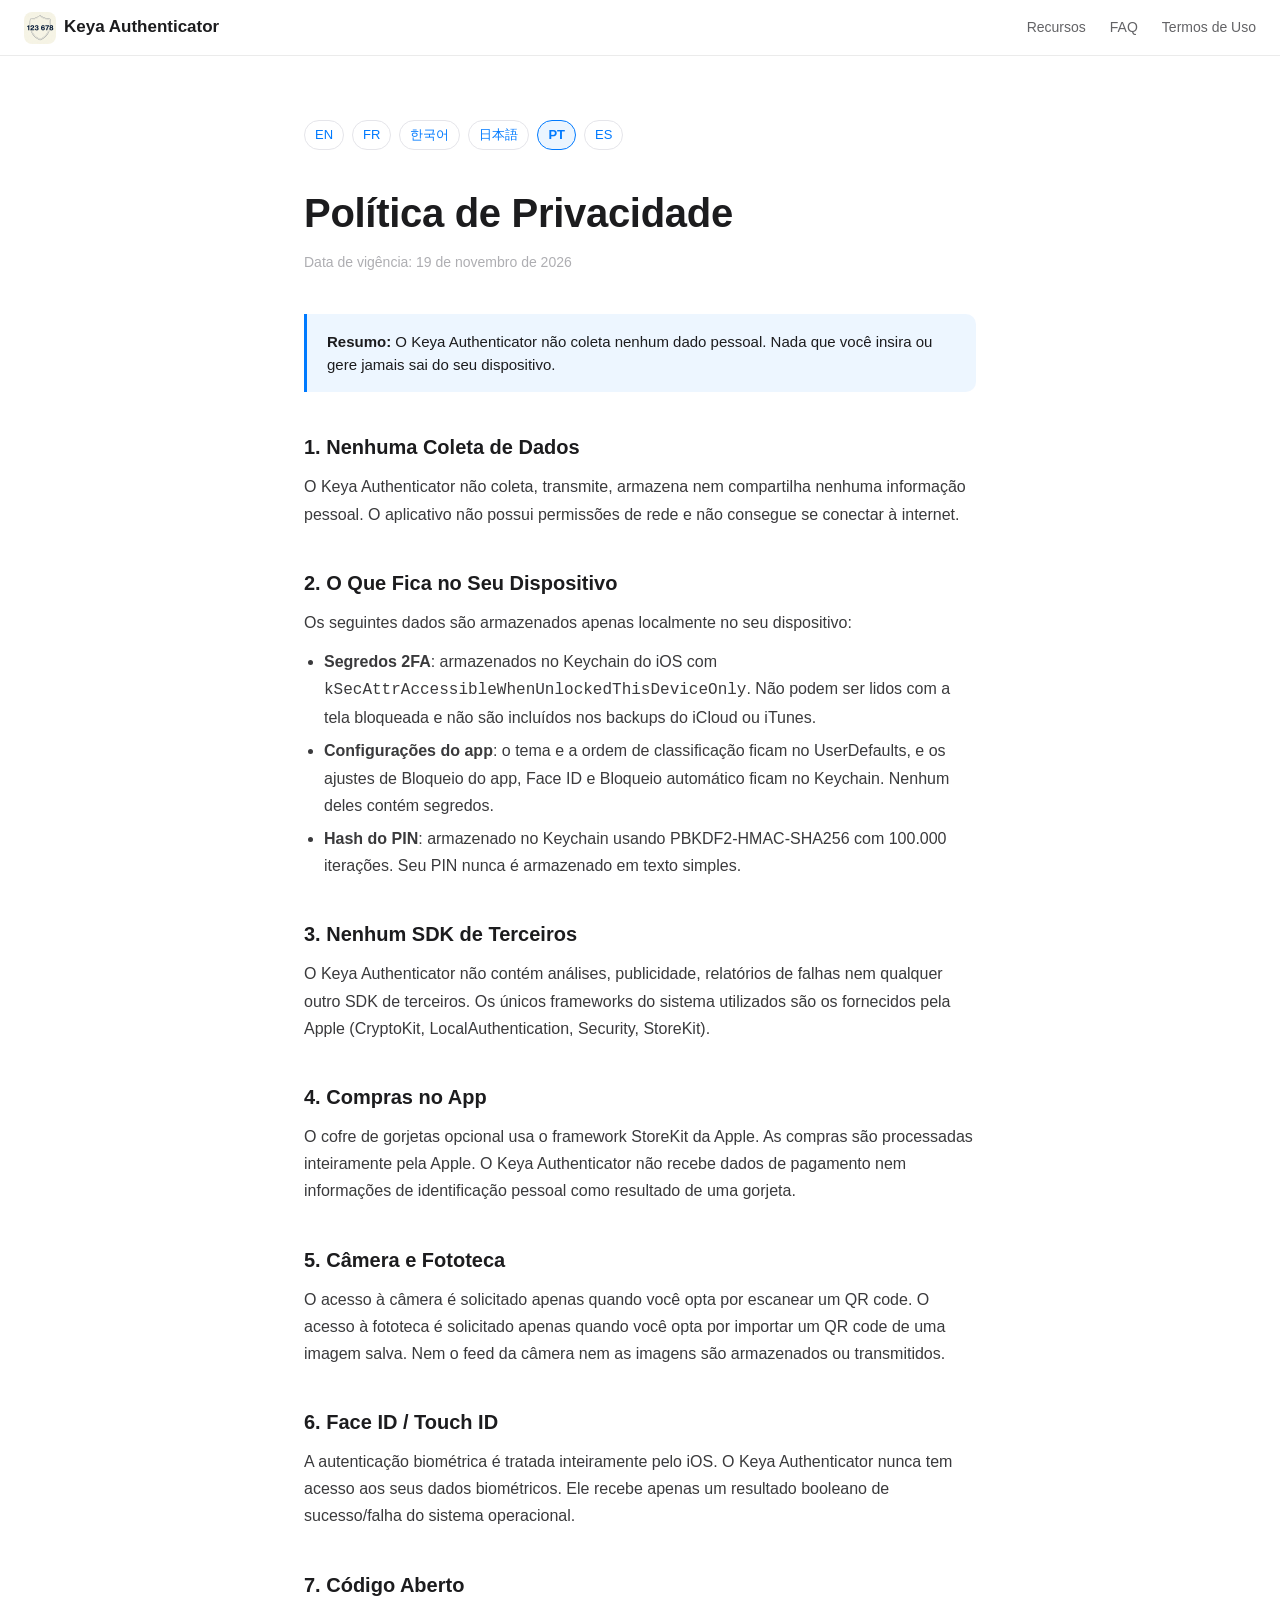
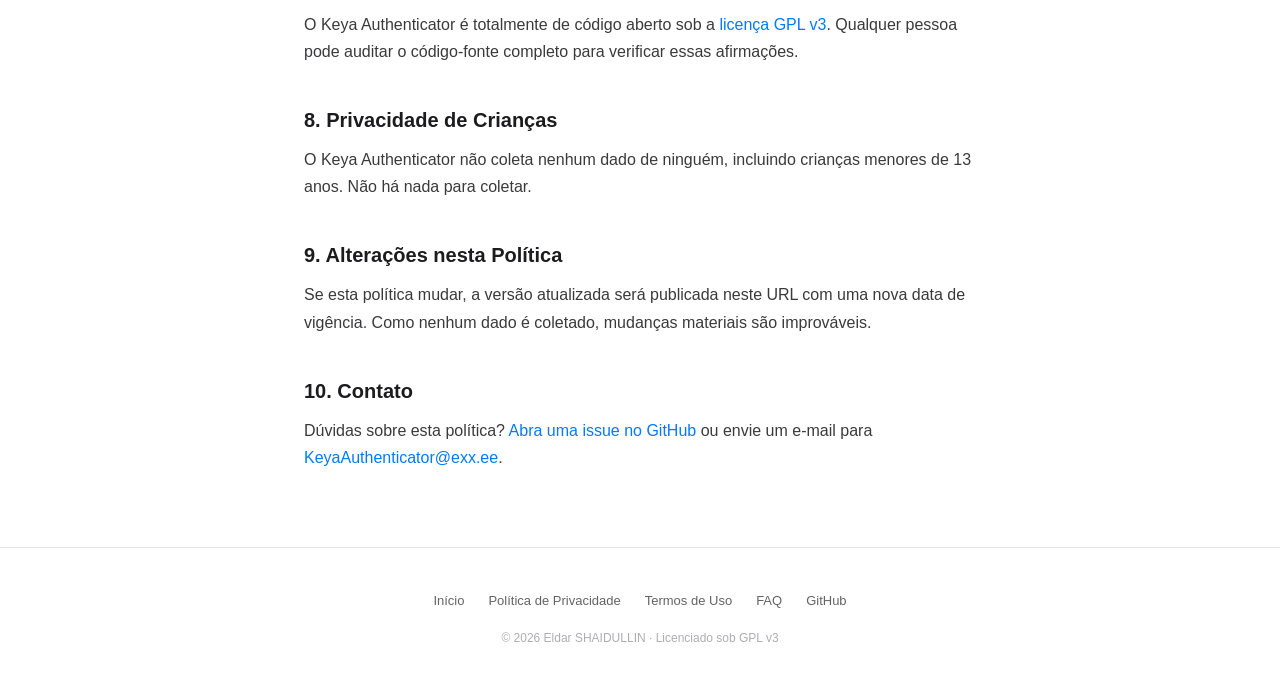
<file: docs/privacy-pt-BR.html>
<!DOCTYPE html>
<html lang="pt-BR">
<head>
  <meta charset="UTF-8" />
  <meta name="viewport" content="width=device-width, initial-scale=1.0" />
  <title>Política de Privacidade | Keya Authenticator</title>
  <meta name="description" content="Política de privacidade do Keya Authenticator. Não coletamos nenhum dado pessoal." />
  <link rel="stylesheet" href="style.css" />
</head>
<body>

<nav class="nav">
  <a class="nav-brand" href="index.html">
    <img class="app-icon" src="icon.png" alt="Keya Authenticator" />
    Keya Authenticator
  </a>
  <ul class="nav-links">
    <li><a href="index.html#features">Recursos</a></li>
    <li><a href="faq.html">FAQ</a></li>
    <li><a href="terms.html">Termos de Uso</a></li>
  </ul>
</nav>

<article class="prose">
  <div class="lang-switcher">
    <a href="privacy.html">EN</a>
    <a href="privacy-fr.html">FR</a>
    <a href="privacy-ko.html">한국어</a>
    <a href="privacy-ja.html">日本語</a>
    <a href="privacy-pt-BR.html" class="active">PT</a>
    <a href="privacy-es.html">ES</a>
  </div>
  <h1>Política de Privacidade</h1>
  <span class="meta">Data de vigência: 19 de novembro de 2026</span>

  <div class="callout">
    <strong>Resumo:</strong> O Keya Authenticator não coleta nenhum dado pessoal.
    Nada que você insira ou gere jamais sai do seu dispositivo.
  </div>

  <h2>1. Nenhuma Coleta de Dados</h2>
  <p>O Keya Authenticator não coleta, transmite, armazena nem compartilha nenhuma informação
  pessoal. O aplicativo não possui permissões de rede e não consegue se conectar à internet.</p>

  <h2>2. O Que Fica no Seu Dispositivo</h2>
  <p>Os seguintes dados são armazenados apenas localmente no seu dispositivo:</p>
  <ul>
    <li><strong>Segredos 2FA</strong>: armazenados no Keychain do iOS com
    <code>kSecAttrAccessibleWhenUnlockedThisDeviceOnly</code>. Não podem ser lidos com a tela
    bloqueada e não são incluídos nos backups do iCloud ou iTunes.</li>
    <li><strong>Configurações do app</strong>: o tema e a ordem de classificação ficam no
    UserDefaults, e os ajustes de Bloqueio do app, Face ID e Bloqueio automático ficam no Keychain.
    Nenhum deles contém segredos.</li>
    <li><strong>Hash do PIN</strong>: armazenado no Keychain usando PBKDF2-HMAC-SHA256 com
    100.000 iterações. Seu PIN nunca é armazenado em texto simples.</li>
  </ul>

  <h2>3. Nenhum SDK de Terceiros</h2>
  <p>O Keya Authenticator não contém análises, publicidade, relatórios de falhas nem qualquer
  outro SDK de terceiros. Os únicos frameworks do sistema utilizados são os fornecidos pela Apple
  (CryptoKit, LocalAuthentication, Security, StoreKit).</p>

  <h2>4. Compras no App</h2>
  <p>O cofre de gorjetas opcional usa o framework StoreKit da Apple. As compras são processadas
  inteiramente pela Apple. O Keya Authenticator não recebe dados de pagamento nem informações de
  identificação pessoal como resultado de uma gorjeta.</p>

  <h2>5. Câmera e Fototeca</h2>
  <p>O acesso à câmera é solicitado apenas quando você opta por escanear um QR code. O acesso à
  fototeca é solicitado apenas quando você opta por importar um QR code de uma imagem salva.
  Nem o feed da câmera nem as imagens são armazenados ou transmitidos.</p>

  <h2>6. Face ID / Touch ID</h2>
  <p>A autenticação biométrica é tratada inteiramente pelo iOS. O Keya Authenticator nunca tem
  acesso aos seus dados biométricos. Ele recebe apenas um resultado booleano de sucesso/falha
  do sistema operacional.</p>

  <h2>7. Código Aberto</h2>
  <p>O Keya Authenticator é totalmente de código aberto sob a
  <a href="https://github.com/esxx/Keya-Authenticator/blob/main/LICENSE">licença GPL v3</a>.
  Qualquer pessoa pode auditar o código-fonte completo para verificar essas afirmações.</p>

  <h2>8. Privacidade de Crianças</h2>
  <p>O Keya Authenticator não coleta nenhum dado de ninguém, incluindo crianças menores de
  13 anos. Não há nada para coletar.</p>

  <h2>9. Alterações nesta Política</h2>
  <p>Se esta política mudar, a versão atualizada será publicada neste URL com uma nova data de
  vigência. Como nenhum dado é coletado, mudanças materiais são improváveis.</p>

  <h2>10. Contato</h2>
  <p>Dúvidas sobre esta política?
  <a href="https://github.com/esxx/Keya-Authenticator/issues">Abra uma issue no GitHub</a>
  ou envie um e-mail para <a href="mailto:KeyaAuthenticator@exx.ee">KeyaAuthenticator@exx.ee</a>.</p>
</article>

<footer>
  <ul class="footer-links">
    <li><a href="index.html">Início</a></li>
    <li><a href="privacy-pt-BR.html">Política de Privacidade</a></li>
    <li><a href="terms.html">Termos de Uso</a></li>
    <li><a href="faq.html">FAQ</a></li>
    <li><a href="https://github.com/esxx/Keya-Authenticator">GitHub</a></li>
  </ul>
  <p>© 2026 Eldar SHAIDULLIN · Licenciado sob GPL v3</p>
</footer>

</body>
</html>
</file>
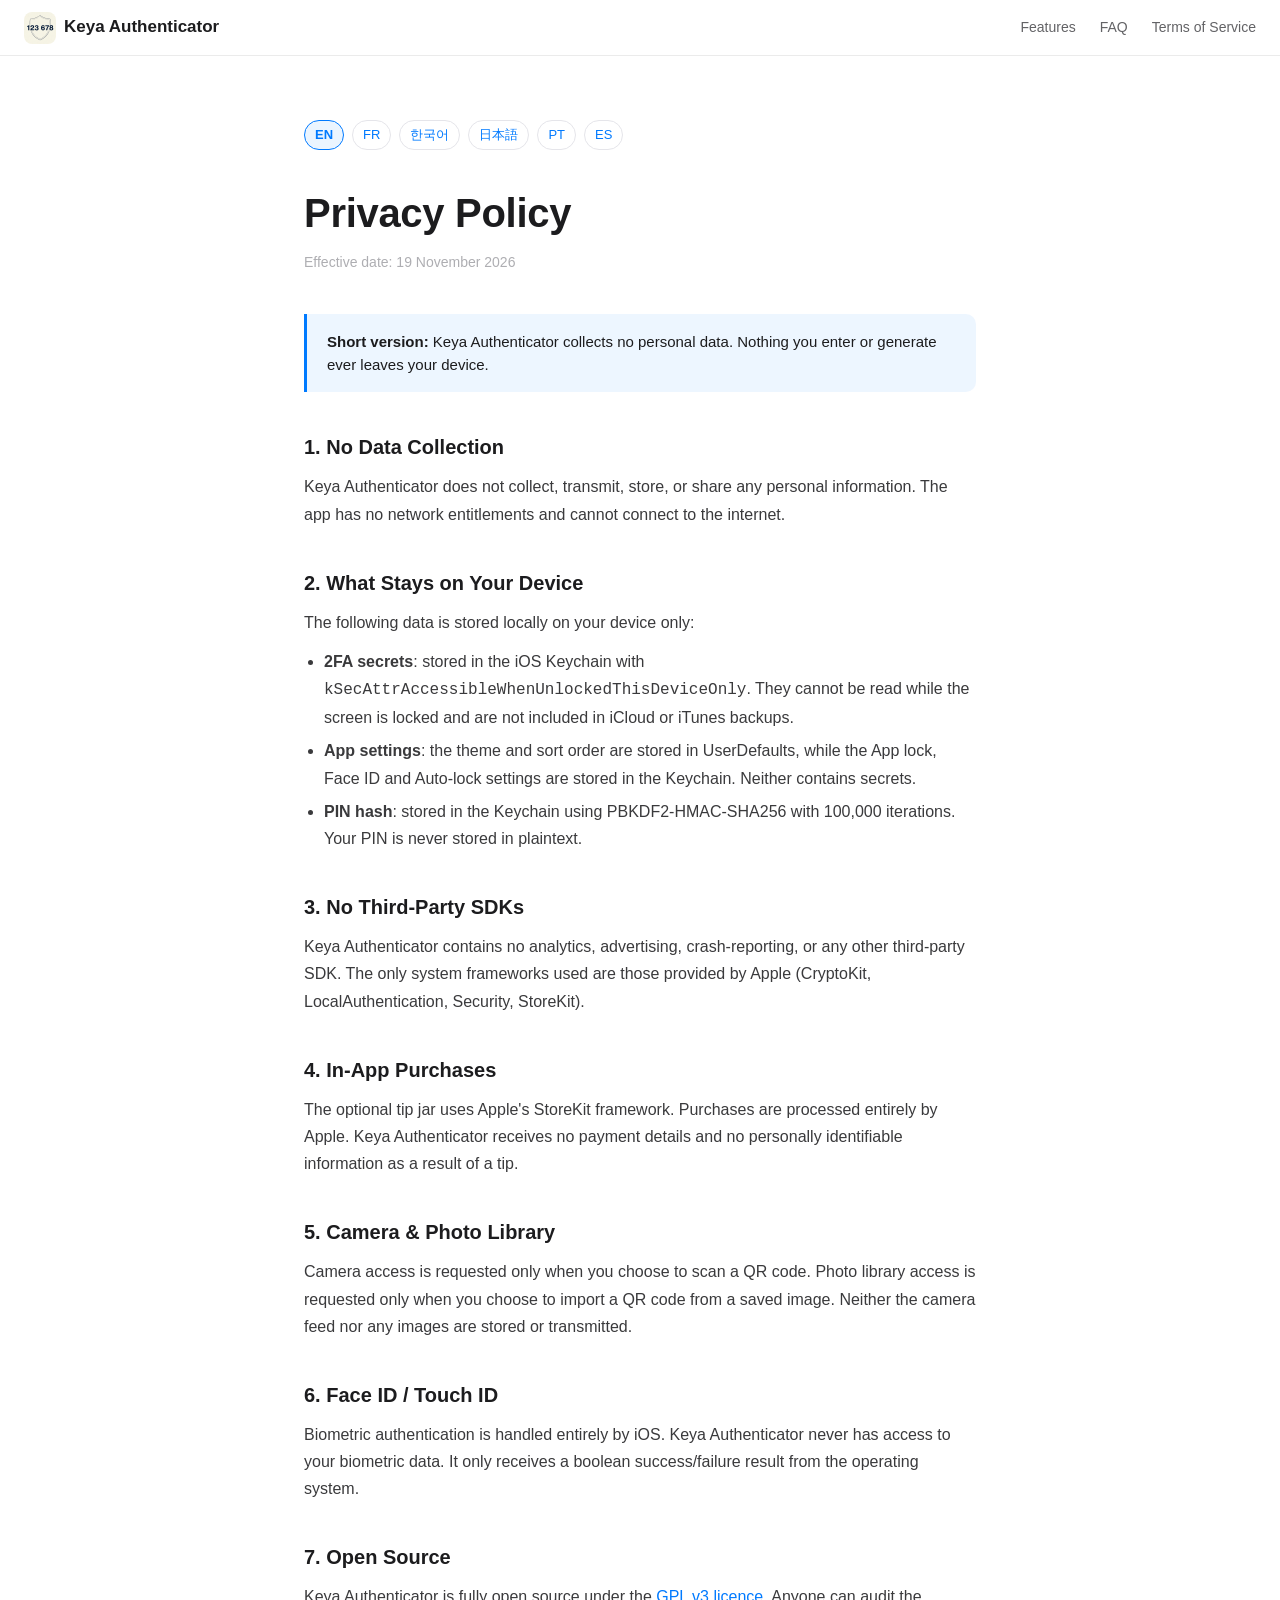
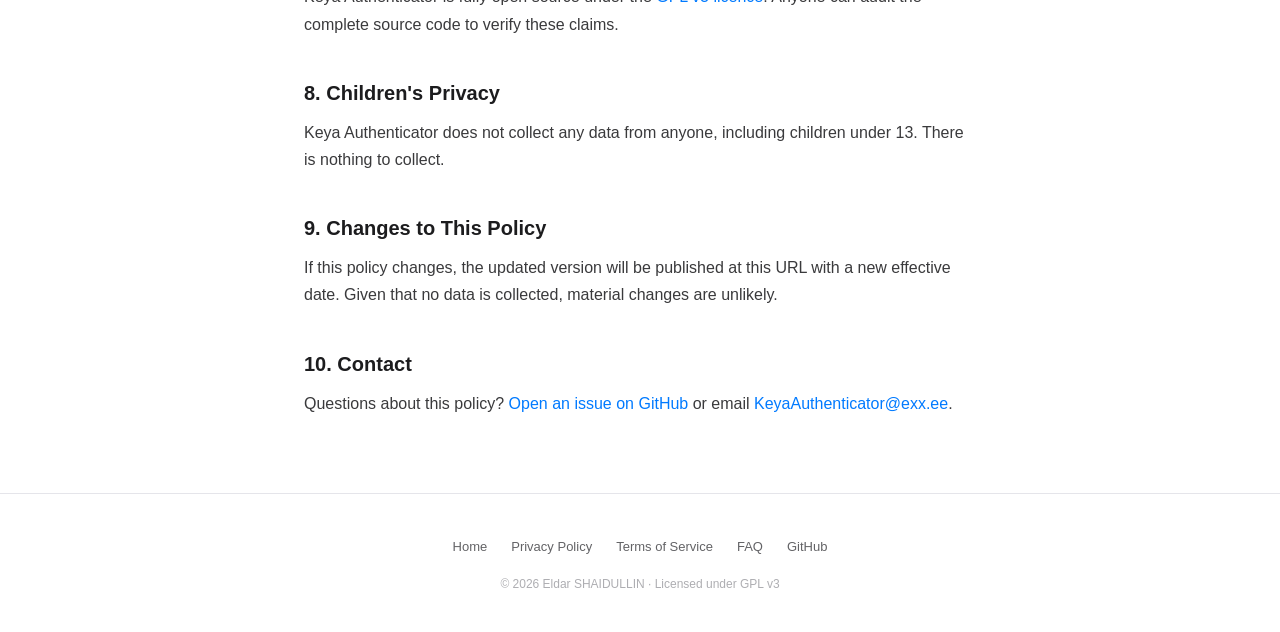
<file: docs/privacy.html>
<!DOCTYPE html>
<html lang="en">
<head>
  <meta charset="UTF-8" />
  <meta name="viewport" content="width=device-width, initial-scale=1.0" />
  <title>Privacy Policy | Keya Authenticator</title>
  <meta name="description" content="Keya Authenticator privacy policy. We collect no personal data." />
  <link rel="stylesheet" href="style.css" />
</head>
<body>

<nav class="nav">
  <a class="nav-brand" href="index.html">
    <img class="app-icon" src="icon.png" alt="Keya Authenticator" />
    Keya Authenticator
  </a>
  <ul class="nav-links">
    <li><a href="index.html#features">Features</a></li>
    <li><a href="faq.html">FAQ</a></li>
    <li><a href="terms.html">Terms of Service</a></li>
  </ul>
</nav>

<article class="prose">
  <div class="lang-switcher">
    <a href="privacy.html" class="active">EN</a>
    <a href="privacy-fr.html">FR</a>
    <a href="privacy-ko.html">한국어</a>
    <a href="privacy-ja.html">日本語</a>
    <a href="privacy-pt-BR.html">PT</a>
    <a href="privacy-es.html">ES</a>
  </div>
  <h1>Privacy Policy</h1>
  <span class="meta">Effective date: 19 November 2026</span>

  <div class="callout">
    <strong>Short version:</strong> Keya Authenticator collects no personal data.
    Nothing you enter or generate ever leaves your device.
  </div>

  <h2>1. No Data Collection</h2>
  <p>Keya Authenticator does not collect, transmit, store, or share any personal
  information. The app has no network entitlements and cannot connect to the
  internet.</p>

  <h2>2. What Stays on Your Device</h2>
  <p>The following data is stored locally on your device only:</p>
  <ul>
    <li><strong>2FA secrets</strong>: stored in the iOS Keychain with
    <code>kSecAttrAccessibleWhenUnlockedThisDeviceOnly</code>. They cannot be
    read while the screen is locked and are not included in iCloud or iTunes
    backups.</li>
    <li><strong>App settings</strong>: the theme and sort order are stored in UserDefaults,
    while the App lock, Face ID and Auto-lock settings are stored in the Keychain.
    Neither contains secrets.</li>
    <li><strong>PIN hash</strong>: stored in the Keychain using PBKDF2-HMAC-SHA256
    with 100,000 iterations. Your PIN is never stored in plaintext.</li>
  </ul>

  <h2>3. No Third-Party SDKs</h2>
  <p>Keya Authenticator contains no analytics, advertising, crash-reporting, or
  any other third-party SDK. The only system frameworks used are those provided
  by Apple (CryptoKit, LocalAuthentication, Security, StoreKit).</p>

  <h2>4. In-App Purchases</h2>
  <p>The optional tip jar uses Apple's StoreKit framework. Purchases are
  processed entirely by Apple. Keya Authenticator receives no payment details
  and no personally identifiable information as a result of a tip.</p>

  <h2>5. Camera &amp; Photo Library</h2>
  <p>Camera access is requested only when you choose to scan a QR code.
  Photo library access is requested only when you choose to import a QR
  code from a saved image. Neither the camera feed nor any images are stored
  or transmitted.</p>

  <h2>6. Face ID / Touch ID</h2>
  <p>Biometric authentication is handled entirely by iOS. Keya Authenticator
  never has access to your biometric data. It only receives a boolean
  success/failure result from the operating system.</p>

  <h2>7. Open Source</h2>
  <p>Keya Authenticator is fully open source under the
  <a href="https://github.com/esxx/Keya-Authenticator/blob/main/LICENSE">GPL v3 licence</a>.
  Anyone can audit the complete source code to verify these claims.</p>

  <h2>8. Children's Privacy</h2>
  <p>Keya Authenticator does not collect any data from anyone, including children
  under 13. There is nothing to collect.</p>

  <h2>9. Changes to This Policy</h2>
  <p>If this policy changes, the updated version will be published at this URL
  with a new effective date. Given that no data is collected, material changes
  are unlikely.</p>

  <h2>10. Contact</h2>
  <p>Questions about this policy?
  <a href="https://github.com/esxx/Keya-Authenticator/issues">Open an issue on GitHub</a>
  or email <a href="mailto:KeyaAuthenticator@exx.ee">KeyaAuthenticator@exx.ee</a>.</p>
</article>

<footer>
  <ul class="footer-links">
    <li><a href="index.html">Home</a></li>
    <li><a href="privacy.html">Privacy Policy</a></li>
    <li><a href="terms.html">Terms of Service</a></li>
    <li><a href="faq.html">FAQ</a></li>
    <li><a href="https://github.com/esxx/Keya-Authenticator">GitHub</a></li>
  </ul>
  <p>© 2026 Eldar SHAIDULLIN · Licensed under GPL v3</p>
</footer>

</body>
</html>
</file>
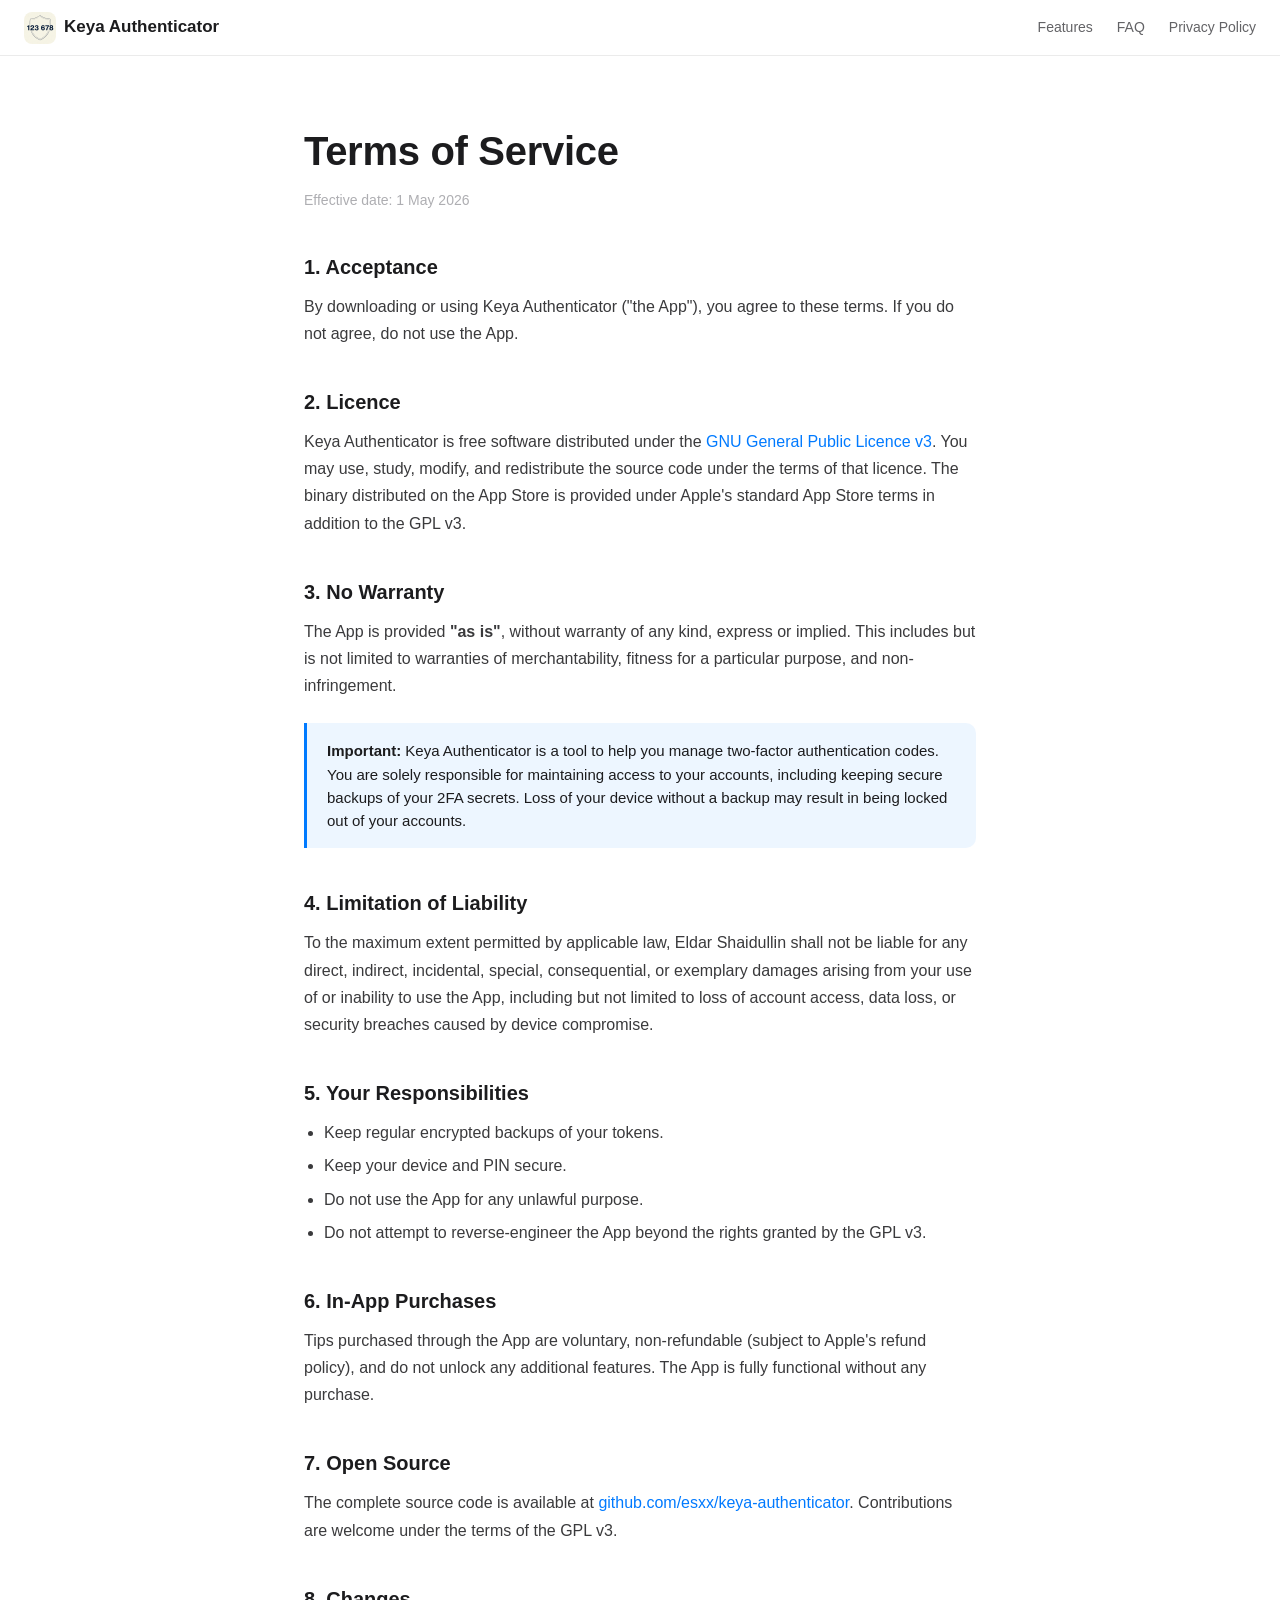
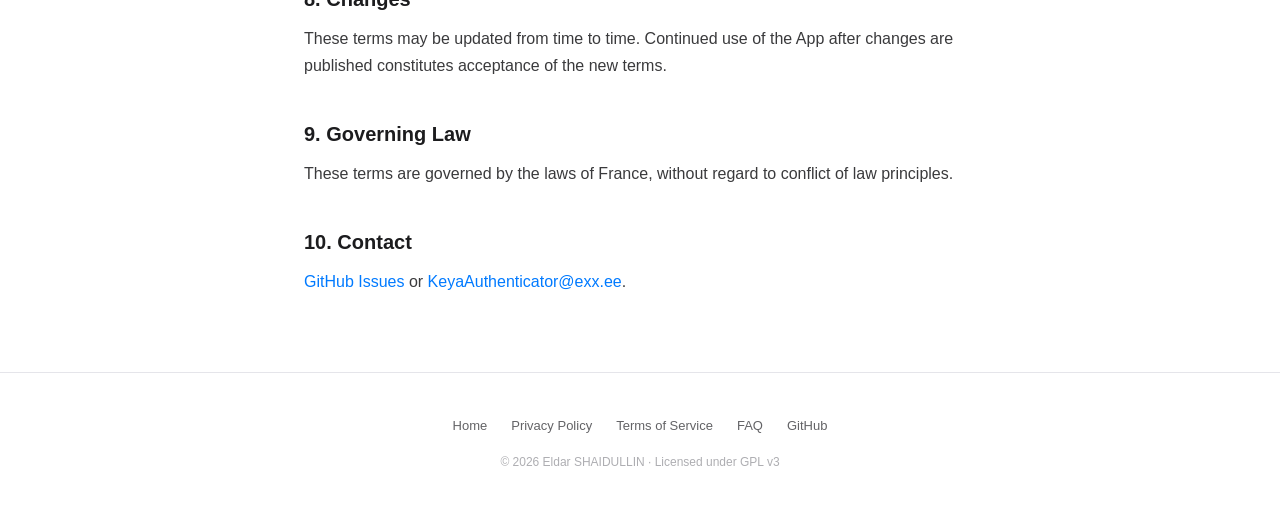
<file: docs/terms.html>
<!DOCTYPE html>
<html lang="en">
<head>
  <meta charset="UTF-8" />
  <meta name="viewport" content="width=device-width, initial-scale=1.0" />
  <title>Terms of Service | Keya Authenticator</title>
  <meta name="description" content="Terms of service for Keya Authenticator." />
  <link rel="stylesheet" href="style.css" />
</head>
<body>

<nav class="nav">
  <a class="nav-brand" href="index.html">
    <img class="app-icon" src="icon.png" alt="Keya Authenticator" />
    Keya Authenticator
  </a>
  <ul class="nav-links">
    <li><a href="index.html#features">Features</a></li>
    <li><a href="faq.html">FAQ</a></li>
    <li><a href="privacy.html">Privacy Policy</a></li>
  </ul>
</nav>

<article class="prose">
  <h1>Terms of Service</h1>
  <span class="meta">Effective date: 1 May 2026</span>

  <h2>1. Acceptance</h2>
  <p>By downloading or using Keya Authenticator ("the App"), you agree to these
  terms. If you do not agree, do not use the App.</p>

  <h2>2. Licence</h2>
  <p>Keya Authenticator is free software distributed under the
  <a href="https://www.gnu.org/licenses/gpl-3.0.html">GNU General Public Licence v3</a>.
  You may use, study, modify, and redistribute the source code under the terms
  of that licence. The binary distributed on the App Store is provided under
  Apple's standard App Store terms in addition to the GPL v3.</p>

  <h2>3. No Warranty</h2>
  <p>The App is provided <strong>"as is"</strong>, without warranty of any kind,
  express or implied. This includes but is not limited to warranties of
  merchantability, fitness for a particular purpose, and non-infringement.</p>

  <div class="callout">
    <strong>Important:</strong> Keya Authenticator is a tool to help you manage
    two-factor authentication codes. You are solely responsible for maintaining
    access to your accounts, including keeping secure backups of your 2FA secrets.
    Loss of your device without a backup may result in being locked out of your
    accounts.
  </div>

  <h2>4. Limitation of Liability</h2>
  <p>To the maximum extent permitted by applicable law, Eldar Shaidullin shall
  not be liable for any direct, indirect, incidental, special, consequential,
  or exemplary damages arising from your use of or inability to use the App,
  including but not limited to loss of account access, data loss, or security
  breaches caused by device compromise.</p>

  <h2>5. Your Responsibilities</h2>
  <ul>
    <li>Keep regular encrypted backups of your tokens.</li>
    <li>Keep your device and PIN secure.</li>
    <li>Do not use the App for any unlawful purpose.</li>
    <li>Do not attempt to reverse-engineer the App beyond the rights granted
    by the GPL v3.</li>
  </ul>

  <h2>6. In-App Purchases</h2>
  <p>Tips purchased through the App are voluntary, non-refundable (subject to
  Apple's refund policy), and do not unlock any additional features. The App
  is fully functional without any purchase.</p>

  <h2>7. Open Source</h2>
  <p>The complete source code is available at
  <a href="https://github.com/esxx/Keya-Authenticator">github.com/esxx/keya-authenticator</a>.
  Contributions are welcome under the terms of the GPL v3.</p>

  <h2>8. Changes</h2>
  <p>These terms may be updated from time to time. Continued use of the App
  after changes are published constitutes acceptance of the new terms.</p>

  <h2>9. Governing Law</h2>
  <p>These terms are governed by the laws of France, without regard to conflict
  of law principles.</p>

  <h2>10. Contact</h2>
  <p><a href="https://github.com/esxx/Keya-Authenticator/issues">GitHub Issues</a>
  or <a href="mailto:KeyaAuthenticator@exx.ee">KeyaAuthenticator@exx.ee</a>.</p>
</article>

<footer>
  <ul class="footer-links">
    <li><a href="index.html">Home</a></li>
    <li><a href="privacy.html">Privacy Policy</a></li>
    <li><a href="terms.html">Terms of Service</a></li>
    <li><a href="faq.html">FAQ</a></li>
    <li><a href="https://github.com/esxx/Keya-Authenticator">GitHub</a></li>
  </ul>
  <p>© 2026 Eldar SHAIDULLIN · Licensed under GPL v3</p>
</footer>

</body>
</html>
</file>
<file: docs/style.css>
/* ─── Reset & Base ─────────────────────────────────────────────────── */
*, *::before, *::after { box-sizing: border-box; margin: 0; padding: 0; }

:root {
  --blue:        #007AFF;
  --blue-dark:   #0056CC;
  --red:         #FF3B30;
  --green:       #34C759;
  --gray-1:      #1C1C1E;
  --gray-2:      #3A3A3C;
  --gray-3:      #636366;
  --gray-4:      #AEAEB2;
  --gray-5:      #E5E5EA;
  --gray-6:      #F2F2F7;
  --white:       #FFFFFF;
  --radius-sm:   10px;
  --radius-md:   16px;
  --radius-lg:   24px;
  --shadow:      0 4px 24px rgba(0,0,0,.08);
  --shadow-lg:   0 12px 48px rgba(0,0,0,.14);
  --nav-height:  56px;
  --font:        -apple-system, "SF Pro Display", BlinkMacSystemFont, "Segoe UI", sans-serif;
  --font-round:  -apple-system, "SF Pro Rounded", BlinkMacSystemFont, sans-serif;
}

html { scroll-behavior: smooth; -webkit-text-size-adjust: 100%; }

body {
  font-family: var(--font);
  background: var(--white);
  color: var(--gray-1);
  line-height: 1.55;
  -webkit-font-smoothing: antialiased;
}

/* ─── Nav ────────────────────────────────────────────────────────────── */
.nav {
  position: sticky;
  top: 0;
  z-index: 100;
  height: var(--nav-height);
  display: flex;
  align-items: center;
  justify-content: space-between;
  padding: 0 24px;
  background: rgba(255,255,255,.72);
  backdrop-filter: saturate(180%) blur(20px);
  -webkit-backdrop-filter: saturate(180%) blur(20px);
  border-bottom: 1px solid rgba(0,0,0,.08);
}

.nav-brand {
  display: flex;
  align-items: center;
  gap: 8px;
  font-size: 17px;
  font-weight: 600;
  color: var(--gray-1);
  text-decoration: none;
}

.nav-brand .app-icon {
  width: 32px;
  height: 32px;
  border-radius: 8px;
  overflow: hidden;
  flex-shrink: 0;
}

.nav-links {
  display: flex;
  gap: 24px;
  list-style: none;
}

.nav-links a {
  font-size: 14px;
  font-weight: 500;
  color: var(--gray-3);
  text-decoration: none;
  transition: color .15s;
}

.nav-links a:hover { color: var(--blue); }

/* ─── Hero ───────────────────────────────────────────────────────────── */
.hero {
  text-align: center;
  padding: 96px 24px 80px;
  background: linear-gradient(180deg, #F2F2F7 0%, #FFFFFF 100%);
}

.hero-badge {
  display: inline-flex;
  align-items: center;
  gap: 6px;
  background: rgba(0,122,255,.10);
  color: var(--blue);
  font-size: 13px;
  font-weight: 600;
  padding: 5px 12px;
  border-radius: 100px;
  margin-bottom: 20px;
  letter-spacing: .2px;
}

.hero h1 {
  font-size: clamp(36px, 6vw, 64px);
  font-weight: 700;
  letter-spacing: -.5px;
  line-height: 1.1;
  margin-bottom: 20px;
  color: var(--gray-1);
}

.hero-sub {
  font-size: clamp(16px, 2.5vw, 20px);
  color: var(--gray-3);
  max-width: 560px;
  margin: 0 auto 40px;
  line-height: 1.5;
}

.btn-group {
  display: flex;
  gap: 12px;
  justify-content: center;
  flex-wrap: wrap;
}

.btn {
  display: inline-flex;
  align-items: center;
  gap: 8px;
  padding: 13px 24px;
  border-radius: var(--radius-sm);
  font-size: 15px;
  font-weight: 600;
  text-decoration: none;
  transition: transform .15s, box-shadow .15s, opacity .15s;
  cursor: pointer;
  border: none;
}

.btn:hover { transform: translateY(-1px); box-shadow: var(--shadow); }
.btn:active { transform: translateY(0); opacity: .85; }

.btn-primary {
  background: var(--blue);
  color: var(--white);
}

.btn-secondary {
  background: var(--gray-6);
  color: var(--gray-1);
}

.app-store-badge {
  height: 44px;
  display: inline-block;
  background: var(--gray-1);
  color: var(--white);
  padding: 0 20px;
  border-radius: 10px;
  font-size: 14px;
  font-weight: 600;
  line-height: 44px;
  text-decoration: none;
  transition: opacity .15s;
}
.app-store-badge:hover { opacity: .85; }

/* ─── Section ────────────────────────────────────────────────────────── */
.section {
  padding: 80px 24px;
  max-width: 960px;
  margin: 0 auto;
}

.section-label {
  font-size: 13px;
  font-weight: 600;
  letter-spacing: .6px;
  text-transform: uppercase;
  color: var(--blue);
  margin-bottom: 10px;
}

.section h2 {
  font-size: clamp(26px, 4vw, 40px);
  font-weight: 700;
  letter-spacing: -.3px;
  line-height: 1.15;
  margin-bottom: 16px;
}

.section-sub {
  font-size: 17px;
  color: var(--gray-3);
  max-width: 560px;
  margin-bottom: 48px;
  line-height: 1.55;
}

/* ─── Feature Grid ───────────────────────────────────────────────────── */
.feature-grid {
  display: grid;
  grid-template-columns: repeat(auto-fill, minmax(260px, 1fr));
  gap: 16px;
}

.feature-card {
  background: var(--gray-6);
  border-radius: var(--radius-md);
  padding: 28px 24px;
  transition: transform .2s, box-shadow .2s;
}

.feature-card:hover {
  transform: translateY(-3px);
  box-shadow: var(--shadow);
}

.feature-icon {
  width: 48px;
  height: 48px;
  border-radius: 12px;
  display: flex;
  align-items: center;
  justify-content: center;
  font-size: 22px;
  margin-bottom: 16px;
}

.feature-card h3 {
  font-size: 17px;
  font-weight: 600;
  margin-bottom: 6px;
}

.feature-card p {
  font-size: 14px;
  color: var(--gray-3);
  line-height: 1.5;
}

/* ─── Highlight Banner ───────────────────────────────────────────────── */
.banner {
  background: linear-gradient(135deg, #007AFF 0%, #0056CC 100%);
  border-radius: var(--radius-lg);
  padding: 56px 40px;
  text-align: center;
  color: var(--white);
  margin: 0 24px;
}

.banner h2 {
  font-size: clamp(24px, 4vw, 36px);
  font-weight: 700;
  letter-spacing: -.3px;
  margin-bottom: 12px;
}

.banner p {
  font-size: 17px;
  opacity: .85;
  max-width: 480px;
  margin: 0 auto 32px;
  line-height: 1.5;
}

/* ─── Privacy Pillars ────────────────────────────────────────────────── */
.pillar-grid {
  display: grid;
  grid-template-columns: repeat(auto-fill, minmax(220px, 1fr));
  gap: 16px;
}

.pillar {
  border: 1.5px solid var(--gray-5);
  border-radius: var(--radius-md);
  padding: 24px;
  text-align: center;
}

.pillar .icon { font-size: 32px; margin-bottom: 12px; display: block; }
.pillar h3 { font-size: 15px; font-weight: 600; margin-bottom: 6px; }
.pillar p  { font-size: 13px; color: var(--gray-3); line-height: 1.5; }

/* ─── Language Switcher ──────────────────────────────────────────────── */
.lang-switcher {
  display: flex;
  gap: 8px;
  flex-wrap: wrap;
  margin-bottom: 32px;
}
.lang-switcher a {
  font-size: 13px;
  font-weight: 500;
  color: var(--gray-3);
  text-decoration: none;
  padding: 4px 10px;
  border-radius: 100px;
  border: 1px solid var(--gray-5);
  transition: color .15s, border-color .15s, background .15s;
}
.lang-switcher a:hover { color: var(--blue); border-color: var(--blue); }
.lang-switcher a.active {
  color: var(--blue);
  border-color: var(--blue);
  background: rgba(0,122,255,.08);
  font-weight: 600;
}

/* ─── Prose (privacy / terms) ────────────────────────────────────────── */
.prose {
  max-width: 720px;
  margin: 0 auto;
  padding: 64px 24px;
}

.prose h1 {
  font-size: clamp(28px, 4vw, 40px);
  font-weight: 700;
  letter-spacing: -.3px;
  margin-bottom: 8px;
}

.prose .meta {
  font-size: 14px;
  color: var(--gray-4);
  margin-bottom: 40px;
  display: block;
}

.prose h2 {
  font-size: 20px;
  font-weight: 600;
  margin: 40px 0 10px;
}

.prose p, .prose li {
  font-size: 16px;
  color: var(--gray-2);
  line-height: 1.7;
  margin-bottom: 12px;
}

.prose ul { padding-left: 20px; }
.prose ul li { margin-bottom: 6px; }

.prose a { color: var(--blue); text-decoration: none; }
.prose a:hover { text-decoration: underline; }

.prose .callout {
  background: rgba(0,122,255,.07);
  border-left: 3px solid var(--blue);
  border-radius: 0 var(--radius-sm) var(--radius-sm) 0;
  padding: 16px 20px;
  margin: 24px 0;
  font-size: 15px;
  color: var(--gray-1);
}

/* ─── FAQ ────────────────────────────────────────────────────────────── */
.faq-list { display: flex; flex-direction: column; gap: 2px; }

details {
  border-radius: var(--radius-sm);
  overflow: hidden;
}

details + details { margin-top: 2px; }

summary {
  display: flex;
  justify-content: space-between;
  align-items: center;
  padding: 18px 20px;
  font-size: 16px;
  font-weight: 500;
  background: var(--gray-6);
  cursor: pointer;
  list-style: none;
  -webkit-appearance: none;
  gap: 12px;
}

summary::-webkit-details-marker { display: none; }

summary::after {
  content: "+";
  font-size: 20px;
  font-weight: 300;
  color: var(--blue);
  flex-shrink: 0;
  transition: transform .2s;
}

details[open] summary::after { transform: rotate(45deg); }
details[open] summary { background: var(--gray-5); }

.faq-answer {
  padding: 16px 20px 20px;
  font-size: 15px;
  color: var(--gray-2);
  line-height: 1.65;
  background: var(--gray-6);
}

/* ─── Footer ─────────────────────────────────────────────────────────── */
footer {
  border-top: 1px solid var(--gray-5);
  padding: 40px 24px;
  text-align: center;
}

.footer-links {
  display: flex;
  justify-content: center;
  gap: 24px;
  flex-wrap: wrap;
  list-style: none;
  margin-bottom: 16px;
}

.footer-links a {
  font-size: 13px;
  color: var(--gray-3);
  text-decoration: none;
  transition: color .15s;
}

.footer-links a:hover { color: var(--blue); }

footer p {
  font-size: 12px;
  color: var(--gray-4);
  line-height: 1.6;
}

/* ─── Divider ────────────────────────────────────────────────────────── */
.divider {
  height: 1px;
  background: var(--gray-5);
  margin: 0 24px;
}

/* ─── Dark mode ──────────────────────────────────────────────────────── */
@media (prefers-color-scheme: dark) {
  body { background: #000; color: #F5F5F7; }

  .nav {
    background: rgba(0,0,0,.72);
    border-bottom-color: rgba(255,255,255,.1);
  }

  .nav-brand { color: #F5F5F7; }

  .hero { background: linear-gradient(180deg, #1C1C1E 0%, #000 100%); }
  .hero h1 { color: #F5F5F7; }

  .feature-card { background: #1C1C1E; }
  .pillar { border-color: #3A3A3C; }

  .prose h1, .prose h2 { color: #F5F5F7; }
  .prose p, .prose li { color: #AEAEB2; }
  .prose .callout { background: rgba(0,122,255,.12); color: #F5F5F7; }

  summary { background: #1C1C1E; color: #F5F5F7; }
  details[open] summary { background: #2C2C2E; }
  .faq-answer { background: #1C1C1E; color: #AEAEB2; }

  .divider { background: #3A3A3C; }
  footer { border-top-color: #3A3A3C; }

  .lang-switcher a { color: #AEAEB2; border-color: #3A3A3C; }
  .lang-switcher a.active { color: var(--blue); border-color: var(--blue); background: rgba(0,122,255,.15); }
}

/* ─── Responsive ─────────────────────────────────────────────────────── */
@media (max-width: 600px) {
  .nav-links { display: none; }
  .hero { padding: 64px 20px 56px; }
  .banner { padding: 40px 24px; margin: 0 16px; }
  .section { padding: 56px 20px; }
}
</file>
